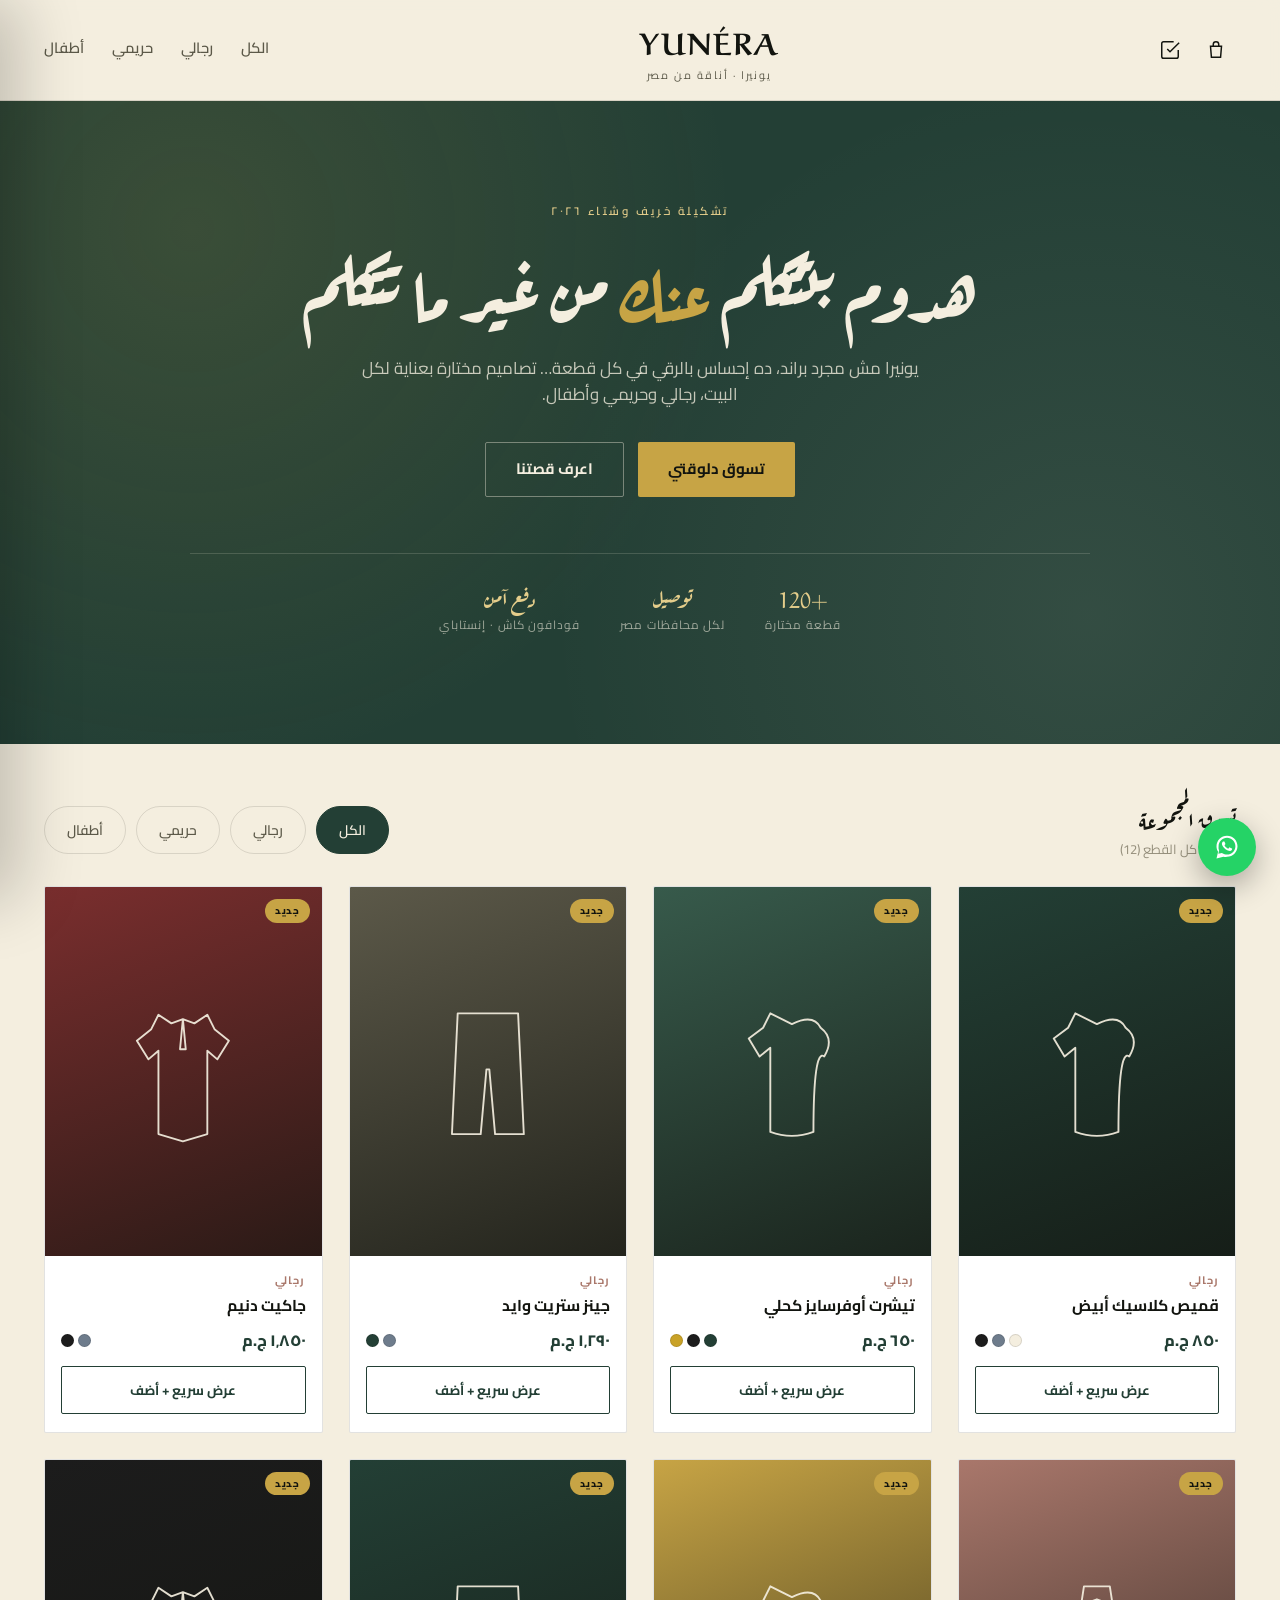
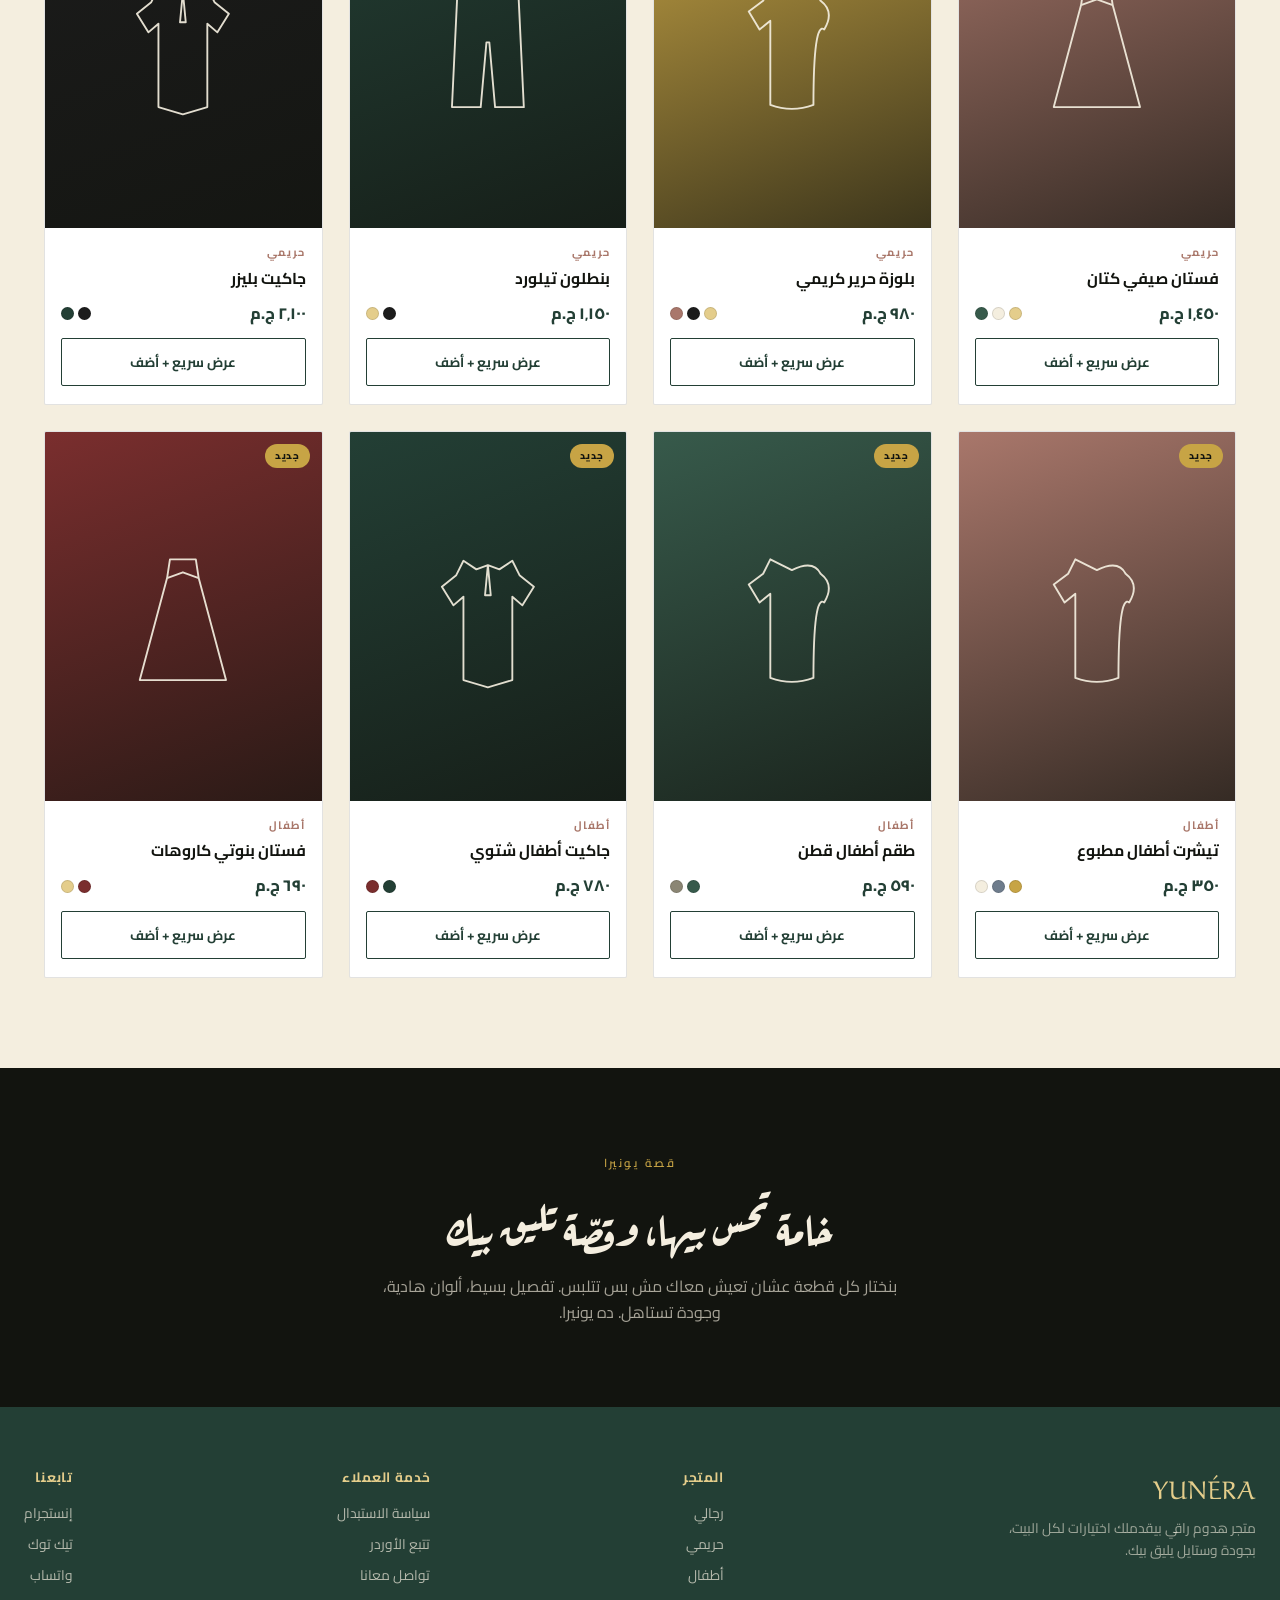
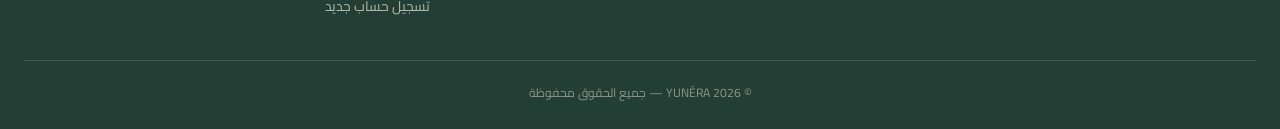
<file: index.html>
<!DOCTYPE html>
<html lang="ar" dir="rtl">
<head>
<meta charset="UTF-8">
<meta name="viewport" content="width=device-width, initial-scale=1.0">
<title>YUNÉRA | يونيرا — رجالي · حريمي · أطفال</title>
<link rel="preconnect" href="https://fonts.googleapis.com">
<link rel="preconnect" href="https://fonts.gstatic.com" crossorigin>
<link href="https://fonts.googleapis.com/css2?family=Aref+Ruqaa:wght@400;700&family=Cairo:wght@300;400;500;600;700;800&display=swap" rel="stylesheet">
<style>
/* ============ TOKENS ============ */
:root{
  --ink:#12140F;
  --ink-2:#1A1E16;
  --parchment:#F4EEDF;
  --parchment-dim:#E9E0C8;
  --emerald:#233F35;
  --emerald-light:#375A4B;
  --gold:#C7A445;
  --gold-soft:#E4CD8B;
  --rose:#A9776A;
  --muted:#948E7B;
  --muted-2:#5C5949;
  --line:rgba(244,238,223,.14);
  --line-dark:rgba(18,20,15,.12);
  --danger:#B65656;
  --radius:2px;
  --shadow:0 18px 50px rgba(18,20,15,.16);
}
*{box-sizing:border-box;margin:0;padding:0}
html{scroll-behavior:smooth}
body{
  background:var(--parchment);
  color:var(--ink);
  font-family:'Cairo',sans-serif;
  font-weight:400;
  line-height:1.6;
  -webkit-font-smoothing:antialiased;
}
img,svg{display:block;max-width:100%}
button{font-family:inherit;cursor:pointer;border:none;background:none;color:inherit}
input,select,textarea{font-family:inherit;font-size:1rem;color:var(--ink)}
a{color:inherit;text-decoration:none}
.wordmark{font-family:'Aref Ruqaa',serif;letter-spacing:.04em}
.eyebrow{
  font-size:.72rem;letter-spacing:.22em;text-transform:uppercase;
  color:var(--gold);font-weight:600;
}
::selection{background:var(--gold-soft);color:var(--ink)}
::-webkit-scrollbar{width:10px}
::-webkit-scrollbar-thumb{background:var(--emerald-light);border-radius:10px}

/* ============ HEADER ============ */
header.site{
  position:sticky;top:0;z-index:60;
  background:rgba(244,238,223,.92);
  backdrop-filter:blur(10px);
  border-bottom:1px solid var(--line-dark);
}
.nav-wrap{
  max-width:1240px;margin:0 auto;padding:16px 24px;
  display:flex;align-items:center;justify-content:space-between;gap:16px;
}
.nav-icon-btn{
  position:relative;display:flex;align-items:center;justify-content:center;
  width:40px;height:40px;color:var(--ink);
}
.nav-icon-btn svg{width:22px;height:22px}
.cart-count{
  position:absolute;top:2px;left:2px;background:var(--emerald);color:var(--parchment);
  font-size:.62rem;font-weight:700;min-width:16px;height:16px;border-radius:50%;
  display:flex;align-items:center;justify-content:center;padding:0 3px;
}
.brand{
  text-align:center;display:flex;flex-direction:column;align-items:center;gap:2px;
}
.brand .wordmark{font-size:1.9rem;font-weight:700;color:var(--ink)}
.brand .tag{font-size:.68rem;letter-spacing:.18em;color:var(--muted-2);text-transform:uppercase}
.nav-links{display:flex;gap:28px;align-items:center}
.nav-links a{
  font-size:.92rem;font-weight:600;color:var(--muted-2);position:relative;padding-bottom:4px;
}
.nav-links a::after{
  content:"";position:absolute;right:0;left:0;bottom:0;height:1px;background:var(--gold);
  transform:scaleX(0);transition:transform .3s ease;
}
.nav-links a:hover{color:var(--ink)}
.nav-links a:hover::after{transform:scaleX(1)}
.nav-side{display:flex;align-items:center;gap:6px}
.burger{display:none}
@media(max-width:860px){
  .nav-links{display:none}
  .burger{display:flex}
  .brand .wordmark{font-size:1.5rem}
}

/* ============ HERO ============ */
.hero{
  position:relative;background:var(--emerald);color:var(--parchment);
  overflow:hidden;padding:96px 24px 110px;
}
.hero::before{
  content:"";position:absolute;inset:0;
  background:
    radial-gradient(circle at 15% 20%, rgba(199,164,69,.14), transparent 45%),
    radial-gradient(circle at 85% 80%, rgba(244,238,223,.08), transparent 45%);
  pointer-events:none;
}
.hero-inner{max-width:900px;margin:0 auto;text-align:center;position:relative;z-index:2}
.hero .eyebrow{color:var(--gold-soft)}
.hero h1{
  font-family:'Aref Ruqaa',serif;font-weight:700;
  font-size:clamp(2.4rem,6vw,4.6rem);line-height:1.25;margin:18px 0 22px;
}
.hero h1 span{color:var(--gold)}
.hero p{
  color:rgba(244,238,223,.78);font-size:1.05rem;max-width:560px;margin:0 auto 34px;
}
.hero-cta{display:flex;gap:14px;justify-content:center;flex-wrap:wrap}
.btn{
  display:inline-flex;align-items:center;gap:8px;padding:14px 30px;
  font-size:.95rem;font-weight:700;border-radius:var(--radius);transition:.25s ease;
}
.btn-gold{background:var(--gold);color:var(--ink)}
.btn-gold:hover{background:var(--gold-soft);transform:translateY(-2px)}
.btn-outline{border:1px solid rgba(244,238,223,.4);color:var(--parchment)}
.btn-outline:hover{background:rgba(244,238,223,.08)}
.hero-strip{
  display:flex;justify-content:center;gap:40px;margin-top:56px;flex-wrap:wrap;
  border-top:1px solid rgba(244,238,223,.16);padding-top:26px;
}
.hero-strip div{text-align:center}
.hero-strip .num{font-family:'Aref Ruqaa',serif;font-size:1.4rem;color:var(--gold-soft)}
.hero-strip .lbl{font-size:.74rem;color:rgba(244,238,223,.6);letter-spacing:.08em}

/* ============ CATEGORY TABS ============ */
.tabs-wrap{max-width:1240px;margin:56px auto 8px;padding:0 24px;
  display:flex;align-items:center;justify-content:space-between;flex-wrap:wrap;gap:18px}
.tabs{display:flex;gap:10px;flex-wrap:wrap}
.tab-btn{
  padding:10px 22px;border:1px solid var(--line-dark);border-radius:30px;
  font-size:.86rem;font-weight:600;color:var(--muted-2);transition:.25s;
}
.tab-btn.active,.tab-btn:hover{background:var(--emerald);color:var(--parchment);border-color:var(--emerald)}
.section-title{
  font-family:'Aref Ruqaa',serif;font-size:1.5rem;color:var(--ink);
}
.count-note{font-size:.82rem;color:var(--muted)}

/* ============ PRODUCT GRID ============ */
.grid{
  max-width:1240px;margin:26px auto 90px;padding:0 24px;
  display:grid;grid-template-columns:repeat(4,1fr);gap:26px;
}
@media(max-width:1080px){.grid{grid-template-columns:repeat(3,1fr)}}
@media(max-width:760px){.grid{grid-template-columns:repeat(2,1fr);gap:16px}}
@media(max-width:480px){.grid{grid-template-columns:1fr 1fr;gap:12px}}

.card{
  background:#fff;border:1px solid var(--line-dark);border-radius:var(--radius);
  overflow:hidden;position:relative;cursor:pointer;transition:transform .3s ease, box-shadow .3s ease;
}
.card:hover{transform:translateY(-6px);box-shadow:var(--shadow)}
.card-media{
  aspect-ratio:3/4;position:relative;overflow:hidden;
  background:linear-gradient(160deg,var(--tint,#233F35) 0%, var(--ink) 130%);
  display:flex;align-items:center;justify-content:center;
}
.card-media svg{width:52%;height:52%;stroke:var(--parchment);stroke-width:2.6;fill:none;
  stroke-linecap:round;stroke-linejoin:round;opacity:.92;
  transition:transform .5s ease}
.card:hover .card-media svg{transform:scale(1.08) rotate(-2deg)}
.card-media img{width:100%;height:100%;object-fit:cover;transition:transform .5s ease}
.card:hover .card-media img{transform:scale(1.06)}
.card-fold{
  position:absolute;top:0;left:0;width:0;height:0;
  border-style:solid;border-width:0 0 26px 26px;
  border-color:transparent transparent var(--parchment) transparent;
  transition:.3s ease;opacity:0;
}
.card:hover .card-fold{opacity:1}
.badge-new{
  position:absolute;top:12px;right:12px;background:var(--gold);color:var(--ink);
  font-size:.62rem;font-weight:800;letter-spacing:.06em;padding:4px 10px;border-radius:20px;
}
.card-body{padding:16px 16px 18px}
.card-cat{font-size:.68rem;color:var(--rose);letter-spacing:.1em;font-weight:700;margin-bottom:4px}
.card-name{font-size:.98rem;font-weight:700;margin-bottom:6px}
.card-bottom{display:flex;align-items:center;justify-content:space-between;margin-top:10px}
.card-price{font-weight:800;color:var(--emerald);font-size:1rem}
.swatches{display:flex;gap:4px}
.swatch-dot{width:13px;height:13px;border-radius:50%;border:1px solid rgba(0,0,0,.12)}
.card-add{
  margin-top:12px;width:100%;padding:10px;border:1px solid var(--emerald);color:var(--emerald);
  font-weight:700;font-size:.84rem;border-radius:var(--radius);transition:.25s;
}
.card-add:hover{background:var(--emerald);color:#fff}

/* ============ EDITORIAL BAND ============ */
.editorial{
  background:var(--ink);color:var(--parchment);padding:80px 24px;text-align:center;
  border-top:1px solid var(--line-dark);border-bottom:1px solid var(--line-dark);
}
.editorial .eyebrow{color:var(--gold)}
.editorial h2{font-family:'Aref Ruqaa',serif;font-size:clamp(1.8rem,4vw,2.8rem);margin:14px 0;color:var(--parchment)}
.editorial p{max-width:560px;margin:0 auto;color:rgba(244,238,223,.65)}

/* ============ FOOTER ============ */
footer{background:var(--emerald);color:rgba(244,238,223,.85);padding:60px 24px 26px}
.foot-inner{max-width:1240px;margin:0 auto;display:flex;justify-content:space-between;
  flex-wrap:wrap;gap:36px;padding-bottom:34px;border-bottom:1px solid rgba(244,238,223,.14)}
.foot-inner .wordmark{font-size:1.6rem;color:var(--gold-soft);margin-bottom:10px}
.foot-inner p{font-size:.86rem;max-width:280px;color:rgba(244,238,223,.6)}
.foot-col h4{font-size:.85rem;letter-spacing:.06em;margin-bottom:14px;color:var(--gold-soft)}
.foot-col a{display:block;font-size:.86rem;margin-bottom:9px;color:rgba(244,238,223,.7)}
.foot-col a:hover{color:var(--parchment)}
.foot-bottom{max-width:1240px;margin:22px auto 0;text-align:center;font-size:.76rem;color:rgba(244,238,223,.5)}

/* ============ OVERLAY / DRAWER / MODAL ============ */
.overlay{
  position:fixed;inset:0;background:rgba(18,20,15,.55);backdrop-filter:blur(2px);
  z-index:90;opacity:0;pointer-events:none;transition:opacity .3s ease;
}
.overlay.show{opacity:1;pointer-events:auto}

.drawer{
  position:fixed;top:0;left:0;height:100%;width:min(430px,92vw);
  background:var(--parchment);z-index:95;transform:translateX(-100%);
  transition:transform .4s cubic-bezier(.2,.9,.3,1);display:flex;flex-direction:column;
  box-shadow:20px 0 60px rgba(0,0,0,.2);
}
.drawer.show{transform:translateX(0)}
.drawer-head{
  padding:22px 22px 16px;border-bottom:1px solid var(--line-dark);
  display:flex;align-items:center;justify-content:space-between;
}
.drawer-head h3{font-family:'Aref Ruqaa',serif;font-size:1.4rem}
.icon-x{width:34px;height:34px;display:flex;align-items:center;justify-content:center;border-radius:50%}
.icon-x:hover{background:var(--line-dark)}
.icon-x svg{width:18px;height:18px}
.drawer-body{flex:1;overflow-y:auto;padding:16px 22px}
.empty-note{text-align:center;color:var(--muted);padding:60px 10px;font-size:.92rem}

.cart-line{display:flex;gap:14px;padding:16px 0;border-bottom:1px solid var(--line-dark)}
.cart-thumb{
  width:64px;height:78px;border-radius:var(--radius);flex-shrink:0;
  background:linear-gradient(160deg,var(--tint,#233F35),var(--ink));
  display:flex;align-items:center;justify-content:center;
}
.cart-thumb svg{width:60%;height:60%;stroke:var(--parchment);fill:none;stroke-width:2.4}
.cart-thumb img{width:100%;height:100%;object-fit:cover;border-radius:var(--radius)}
.cart-info{flex:1}
.cart-info .nm{font-weight:700;font-size:.9rem}
.cart-info .meta{font-size:.76rem;color:var(--muted);margin:3px 0 8px}
.qty-row{display:flex;align-items:center;gap:10px}
.qty-btn{width:24px;height:24px;border:1px solid var(--line-dark);border-radius:50%;
  display:flex;align-items:center;justify-content:center;font-size:.9rem}
.qty-num{font-weight:700;font-size:.88rem;min-width:14px;text-align:center}
.cart-remove{font-size:.74rem;color:var(--danger);margin-right:auto;text-decoration:underline}
.cart-price{font-weight:700;color:var(--emerald);font-size:.86rem;white-space:nowrap}

.drawer-foot{padding:18px 22px 24px;border-top:1px solid var(--line-dark);background:var(--parchment)}
.sum-row{display:flex;justify-content:space-between;font-size:.86rem;color:var(--muted-2);margin-bottom:8px}
.sum-row.total{font-size:1.05rem;font-weight:800;color:var(--ink);margin-top:10px}
.btn-block{width:100%;justify-content:center;padding:15px}

/* modal */
.modal{
  position:fixed;top:50%;right:50%;transform:translate(50%,-50%) scale(.96);
  width:min(920px,94vw);max-height:88vh;overflow-y:auto;background:var(--parchment);
  border-radius:6px;z-index:96;opacity:0;pointer-events:none;transition:.3s ease;
  box-shadow:0 30px 80px rgba(0,0,0,.35);
}
.modal.show{opacity:1;pointer-events:auto;transform:translate(50%,-50%) scale(1)}
.modal-close{position:absolute;top:16px;left:16px;z-index:2}
.pv-grid{display:grid;grid-template-columns:1fr 1fr}
@media(max-width:700px){.pv-grid{grid-template-columns:1fr}}
.pv-media-col{display:flex;flex-direction:column}
.pv-media{
  background:linear-gradient(160deg,var(--tint,#233F35),var(--ink));
  display:flex;align-items:center;justify-content:center;min-height:340px;padding:30px;flex:1;
}
.pv-media svg{width:60%;stroke:var(--parchment);fill:none;stroke-width:2.2}
.pv-media img{width:100%;height:100%;min-height:340px;object-fit:cover}
.pv-thumbs{display:flex;gap:8px;padding:10px 14px;overflow-x:auto;background:var(--ink)}
.pv-thumb{width:52px;height:64px;border-radius:6px;overflow:hidden;border:2px solid transparent;cursor:pointer;flex:none;opacity:.7;transition:.2s}
.pv-thumb.active{border-color:var(--gold);opacity:1}
.pv-thumb img{width:100%;height:100%;object-fit:cover;display:block}
.pv-body{padding:36px 30px}
.pv-cat{font-size:.72rem;color:var(--rose);letter-spacing:.12em;font-weight:700}
.pv-name{font-family:'Aref Ruqaa',serif;font-size:1.9rem;margin:8px 0 6px}
.pv-price{font-weight:800;color:var(--emerald);font-size:1.2rem;margin-bottom:16px}
.pv-desc{font-size:.88rem;color:var(--muted-2);margin-bottom:22px}
.field-label{font-size:.8rem;font-weight:700;margin-bottom:10px;display:block}
.size-row,.color-row{display:flex;gap:10px;flex-wrap:wrap;margin-bottom:22px}
.size-opt{
  width:44px;height:40px;display:flex;align-items:center;justify-content:center;
  border:1px solid var(--line-dark);font-size:.82rem;font-weight:700;border-radius:var(--radius);
}
.size-opt.active{background:var(--ink);color:var(--parchment);border-color:var(--ink)}
.color-opt{
  width:34px;height:34px;border-radius:50%;border:2px solid transparent;position:relative;
}
.color-opt.active{border-color:var(--gold)}
.color-opt.active::after{
  content:"";position:absolute;inset:-5px;border:1px solid var(--gold);border-radius:50%;
}
.qty-stepper{display:flex;align-items:center;gap:14px;margin-bottom:26px}
.qty-stepper .qty-btn{width:34px;height:34px;font-size:1.1rem}
.pv-add{width:100%;padding:16px;justify-content:center;font-size:.98rem}

/* checkout modal specifics */
.co-modal{width:min(760px,94vw)}
.co-body{padding:34px 34px 30px}
.co-title{font-family:'Aref Ruqaa',serif;font-size:1.7rem;margin-bottom:4px}
.co-sub{font-size:.84rem;color:var(--muted);margin-bottom:26px}
.co-steps{display:flex;gap:8px;margin-bottom:26px}
.co-steps span{flex:1;height:3px;background:var(--line-dark);border-radius:4px;overflow:hidden}
.co-steps span i{display:block;height:100%;width:0;background:var(--gold);transition:.4s}
.co-steps span.done i{width:100%}
.form-grid{display:grid;grid-template-columns:1fr 1fr;gap:16px;margin-bottom:16px}
@media(max-width:560px){.form-grid{grid-template-columns:1fr}}
.form-field{display:flex;flex-direction:column;gap:6px}
.form-field.full{grid-column:1/-1}
.form-field label{font-size:.78rem;font-weight:700;color:var(--muted-2)}
.form-field input,.form-field select,.form-field textarea{
  padding:12px 14px;border:1px solid var(--line-dark);border-radius:var(--radius);background:#fff;
}
.form-field textarea{resize:vertical;min-height:70px}
.loc-btn{
  display:inline-flex;align-items:center;gap:8px;padding:11px 16px;border:1px dashed var(--emerald);
  color:var(--emerald);font-size:.82rem;font-weight:700;border-radius:var(--radius);margin-top:6px;
}
.loc-btn svg{width:15px;height:15px}
.loc-status{font-size:.78rem;color:var(--muted);margin-top:6px}
.loc-status.ok{color:var(--emerald);font-weight:700}

.pay-cards{display:grid;grid-template-columns:1fr 1fr;gap:14px;margin:18px 0 6px}
@media(max-width:560px){.pay-cards{grid-template-columns:1fr}}
.pay-card{
  border:1.5px solid var(--line-dark);border-radius:var(--radius);padding:16px;cursor:pointer;
  transition:.2s;position:relative;
}
.pay-card.active{border-color:var(--emerald);background:rgba(35,63,53,.05)}
.pay-card .pc-name{font-weight:800;font-size:.94rem;margin-bottom:4px}
.pay-card .pc-desc{font-size:.76rem;color:var(--muted)}
.pay-details{
  margin-top:14px;padding:14px 16px;background:var(--parchment-dim);border-radius:var(--radius);
  font-size:.85rem;display:none;
}
.pay-details.show{display:block}
.pay-details b{color:var(--emerald)}
.pay-num{display:flex;align-items:center;gap:8px;margin:6px 0;font-weight:800;font-size:1.05rem;color:var(--ink)}
.copy-btn{font-size:.72rem;border:1px solid var(--line-dark);padding:3px 9px;border-radius:20px}

.order-summary{
  margin-top:24px;padding:18px 20px;border:1px solid var(--line-dark);border-radius:var(--radius);
  background:#fff;
}
.os-row{display:flex;justify-content:space-between;font-size:.84rem;padding:5px 0;color:var(--muted-2)}
.os-row.total{border-top:1px dashed var(--line-dark);margin-top:8px;padding-top:12px;
  font-weight:800;color:var(--ink);font-size:1rem}

.co-actions{display:flex;gap:12px;margin-top:24px}
.co-actions .btn{flex:1;justify-content:center}
.btn-secondary{background:var(--parchment-dim);color:var(--ink)}
.btn-secondary:hover{background:var(--line-dark)}

/* receipt (signature confirmation) */
.receipt{
  border:1.5px solid var(--gold);border-radius:6px;padding:34px 28px;position:relative;
  background:
    repeating-linear-gradient(135deg, rgba(199,164,69,.05) 0 2px, transparent 2px 14px), #fff;
}
.receipt::before,.receipt::after{
  content:"";position:absolute;top:8px;bottom:8px;width:1px;background:repeating-linear-gradient(
    to bottom, var(--gold-soft) 0 6px, transparent 6px 12px);
}
.receipt::before{right:8px}
.receipt::after{left:8px}
.receipt-head{text-align:center;margin-bottom:18px}
.receipt-head .wordmark{font-size:1.7rem;color:var(--emerald)}
.receipt-head p{font-size:.76rem;color:var(--muted);letter-spacing:.08em;margin-top:4px}
.receipt-id{
  text-align:center;font-size:.8rem;color:var(--rose);font-weight:700;margin-bottom:18px;
  letter-spacing:.06em;
}
.receipt-msg{
  text-align:center;font-size:1rem;font-weight:700;margin-bottom:6px;color:var(--ink);
}
.receipt-sub{text-align:center;font-size:.84rem;color:var(--muted-2);margin-bottom:22px}
.receipt-list{border-top:1px dashed var(--line-dark);padding-top:14px}
.receipt-list .rl-row{display:flex;justify-content:space-between;font-size:.82rem;padding:5px 0;color:var(--muted-2)}
.receipt-list .rl-row.total{font-weight:800;color:var(--ink);border-top:1px dashed var(--line-dark);
  margin-top:6px;padding-top:10px;font-size:.95rem}

/* toast */
.toast{
  position:fixed;bottom:26px;right:50%;transform:translateX(50%) translateY(20px);
  background:var(--ink);color:var(--parchment);padding:14px 26px;border-radius:30px;
  font-size:.86rem;font-weight:600;z-index:120;opacity:0;pointer-events:none;transition:.3s ease;
  display:flex;align-items:center;gap:10px;box-shadow:0 10px 30px rgba(0,0,0,.25);
}
.toast.show{opacity:1;transform:translateX(50%) translateY(0)}
.toast .dot{width:8px;height:8px;border-radius:50%;background:var(--gold)}

.spinner{
  width:16px;height:16px;border:2px solid rgba(255,255,255,.3);border-top-color:#fff;
  border-radius:50%;animation:spin .7s linear infinite;
}
@keyframes spin{to{transform:rotate(360deg)}}
.hide{display:none !important}

/* mobile menu sheet */
.mobile-menu{
  position:fixed;top:0;right:0;height:100%;width:min(300px,80vw);background:var(--ink);
  color:var(--parchment);z-index:98;transform:translateX(100%);transition:.4s ease;
  padding:26px 22px;
}
.mobile-menu.show{transform:translateX(0)}
.mobile-menu a{display:block;padding:14px 4px;border-bottom:1px solid rgba(244,238,223,.1);
  font-weight:700}

/* ============ WHATSAPP FLOAT ============ */
.wa-float{
  position:fixed;bottom:24px;right:24px;z-index:80;
  width:58px;height:58px;border-radius:50%;background:#25D366;
  display:flex;align-items:center;justify-content:center;
  box-shadow:0 10px 30px rgba(0,0,0,.3);transition:.25s ease;
}
.wa-float:hover{transform:translateY(-3px) scale(1.05)}
.wa-float svg{width:28px;height:28px;fill:#fff}

/* ============ PAYMENT: 3 methods + upload ============ */
.pay-cards{grid-template-columns:repeat(3,1fr)}
@media(max-width:700px){.pay-cards{grid-template-columns:1fr}}
.upload-box{
  margin-top:14px;padding:16px;border:1.5px dashed var(--emerald);border-radius:var(--radius);
  background:var(--parchment-dim);
}
.upload-box label{font-size:.8rem;font-weight:700;display:block;margin-bottom:8px}
.upload-box input[type=file]{
  width:100%;font-size:.8rem;background:#fff;border:1px solid var(--line-dark);
  border-radius:var(--radius);padding:8px;
}
.upload-hint{font-size:.76rem;color:var(--muted);margin-top:8px}
.upload-hint.ok{color:var(--emerald);font-weight:700}

/* ============ TRACK ORDER ============ */
.track-status-line{font-size:.78rem;color:var(--muted);margin-top:6px}
.status-pill{
  display:inline-block;padding:4px 12px;border-radius:20px;background:rgba(35,63,53,.1);
  color:var(--emerald);font-weight:800;font-size:.86rem;
}
</style>
</head>
<body>

<!-- ============ HEADER ============ -->
<header class="site">
  <div class="nav-wrap">
    <div class="nav-side">
      <button class="nav-icon-btn" id="cartBtn" aria-label="السلة">
        <svg viewBox="0 0 24 24" fill="none" stroke="currentColor" stroke-width="1.6"><path d="M6 8h12l-1 12H7L6 8z"/><path d="M9 8V6a3 3 0 0 1 6 0v2"/></svg>
        <span class="cart-count hide" id="cartCount">0</span>
      </button>
      <button class="nav-icon-btn" id="trackNavBtn" aria-label="تتبع الأوردر" title="تتبع الأوردر">
        <svg viewBox="0 0 24 24" fill="none" stroke="currentColor" stroke-width="1.6"><path d="M9 11l3 3L22 4"/><path d="M21 12v7a2 2 0 0 1-2 2H5a2 2 0 0 1-2-2V5a2 2 0 0 1 2-2h11"/></svg>
      </button>
      <button class="nav-icon-btn burger" id="burgerBtn" aria-label="القائمة">
        <svg viewBox="0 0 24 24" fill="none" stroke="currentColor" stroke-width="1.6"><path d="M4 7h16M4 12h16M4 17h16"/></svg>
      </button>
    </div>
    <div class="brand">
      <span class="wordmark">YUNÉRA</span>
      <span class="tag">يونيرا · أناقة من مصر</span>
    </div>
    <nav class="nav-links">
      <a href="#shop" data-filter="all">الكل</a>
      <a href="#shop" data-filter="رجالي">رجالي</a>
      <a href="#shop" data-filter="حريمي">حريمي</a>
      <a href="#shop" data-filter="أطفال">أطفال</a>
    </nav>
  </div>
</header>

<!-- ============ HERO ============ -->
<section class="hero">
  <div class="hero-inner">
    <span class="eyebrow">تشكيلة خريف وشتاء ٢٠٢٦</span>
    <h1>هدوم بتتكلم <span>عنك</span> من غير ما تتكلم</h1>
    <p>يونيرا مش مجرد براند، ده إحساس بالرقي في كل قطعة… تصاميم مختارة بعناية لكل البيت، رجالي وحريمي وأطفال.</p>
    <div class="hero-cta">
      <a href="#shop" class="btn btn-gold">تسوق دلوقتي</a>
      <a href="#story" class="btn btn-outline">اعرف قصتنا</a>
    </div>
    <div class="hero-strip">
      <div><div class="num">+120</div><div class="lbl">قطعة مختارة</div></div>
      <div><div class="num">توصيل</div><div class="lbl">لكل محافظات مصر</div></div>
      <div><div class="num">دفع آمن</div><div class="lbl">فودافون كاش · إنستاباي</div></div>
    </div>
  </div>
</section>

<!-- ============ SHOP ============ -->
<div class="tabs-wrap" id="shop">
  <div>
    <div class="section-title">تسوق المجموعة</div>
    <div class="count-note" id="countNote">بتعرض كل القطع</div>
  </div>
  <div class="tabs" id="tabs">
    <button class="tab-btn active" data-filter="all">الكل</button>
    <button class="tab-btn" data-filter="رجالي">رجالي</button>
    <button class="tab-btn" data-filter="حريمي">حريمي</button>
    <button class="tab-btn" data-filter="أطفال">أطفال</button>
  </div>
</div>

<div class="grid" id="grid"></div>

<!-- ============ EDITORIAL ============ -->
<section class="editorial" id="story">
  <span class="eyebrow">قصة يونيرا</span>
  <h2>خامة تحس بيها، وقصّة تليق بيك</h2>
  <p>بنختار كل قطعة عشان تعيش معاك مش بس تتلبس. تفصيل بسيط، ألوان هادية، وجودة تستاهل. ده يونيرا.</p>
</section>

<!-- ============ FOOTER ============ -->
<footer>
  <div class="foot-inner">
    <div>
      <div class="wordmark">YUNÉRA</div>
      <p>متجر هدوم راقي بيقدملك اختيارات لكل البيت، بجودة وستايل يليق بيك.</p>
    </div>
    <div class="foot-col">
      <h4>المتجر</h4>
      <a href="#shop">رجالي</a>
      <a href="#shop">حريمي</a>
      <a href="#shop">أطفال</a>
    </div>
    <div class="foot-col">
      <h4>خدمة العملاء</h4>
      <a href="#">سياسة الاستبدال</a>
      <a href="#" id="footTrackLink">تتبع الأوردر</a>
      <a href="#" id="footContactLink">تواصل معانا</a>
      <a href="./register.html">تسجيل حساب جديد</a>
    </div>
    <div class="foot-col">
      <h4>تابعنا</h4>
      <a href="#">إنستجرام</a>
      <a href="#">تيك توك</a>
      <a href="#" id="footWaLink" target="_blank">واتساب</a>
    </div>
  </div>
  <div class="foot-bottom">© 2026 YUNÉRA — جميع الحقوق محفوظة</div>
</footer>

<!-- ============ OVERLAY ============ -->
<div class="overlay" id="overlay"></div>

<!-- ============ MOBILE MENU ============ -->
<div class="mobile-menu" id="mobileMenu">
  <a href="#shop" data-filter="all">الكل</a>
  <a href="#shop" data-filter="رجالي">رجالي</a>
  <a href="#shop" data-filter="حريمي">حريمي</a>
  <a href="#shop" data-filter="أطفال">أطفال</a>
  <a href="#story">قصتنا</a>
</div>

<!-- ============ CART DRAWER ============ -->
<div class="drawer" id="cartDrawer">
  <div class="drawer-head">
    <h3>شنطة التسوق</h3>
    <button class="icon-x" id="closeCart"><svg viewBox="0 0 24 24" fill="none" stroke="currentColor" stroke-width="1.8"><path d="M6 6l12 12M18 6L6 18"/></svg></button>
  </div>
  <div class="drawer-body" id="cartBody"></div>
  <div class="drawer-foot">
    <div style="display:flex;gap:8px;margin-bottom:12px">
      <input type="text" id="couponInput" placeholder="عندك كود خصم؟" style="flex:1;padding:10px 12px;border:1px solid var(--line-dark);border-radius:6px;font-family:inherit">
      <button class="btn btn-outline" id="applyCouponBtn" style="white-space:nowrap">تفعيل</button>
    </div>
    <div id="couponStatus" style="font-size:.78rem;margin-bottom:10px"></div>
    <div class="sum-row"><span>سعر القطع</span><span id="cartSubtotal">٠ ج.م</span></div>
    <div class="sum-row hide" id="couponSumRow"><span>الخصم</span><span id="cartDiscount">٠ ج.م</span></div>
    <div class="sum-row total"><span>الإجمالي</span><span id="cartTotal">٠ ج.م</span></div>
    <button class="btn btn-gold btn-block" id="goCheckout" style="margin-top:14px">اطلب دلوقتي</button>
  </div>
</div>

<!-- ============ PRODUCT MODAL ============ -->
<div class="modal" id="pvModal">
  <button class="icon-x modal-close" id="closePv"><svg viewBox="0 0 24 24" fill="none" stroke="currentColor" stroke-width="1.8"><path d="M6 6l12 12M18 6L6 18"/></svg></button>
  <div class="pv-grid">
    <div class="pv-media-col">
      <div class="pv-media" id="pvMedia"></div>
      <div class="pv-thumbs" id="pvThumbs"></div>
    </div>
    <div class="pv-body">
      <div class="pv-cat" id="pvCat"></div>
      <div class="pv-name" id="pvName"></div>
      <div class="pv-price" id="pvPrice"></div>
      <p class="pv-desc" id="pvDesc"></p>
      <span class="field-label">اختار المقاس</span>
      <div class="size-row" id="pvSizes"></div>
      <span class="field-label">اختار اللون</span>
      <div class="color-row" id="pvColors"></div>
      <span class="field-label">الكمية</span>
      <div class="qty-stepper">
        <button class="qty-btn" id="pvMinus">−</button>
        <span class="qty-num" id="pvQty">1</span>
        <button class="qty-btn" id="pvPlus">+</button>
      </div>
      <button class="btn btn-gold pv-add" id="pvAdd">ضيفها للسلة</button>
    </div>
  </div>
</div>

<!-- ============ CHECKOUT MODAL ============ -->
<div class="modal co-modal" id="coModal">
  <button class="icon-x modal-close" id="closeCo"><svg viewBox="0 0 24 24" fill="none" stroke="currentColor" stroke-width="1.8"><path d="M6 6l12 12M18 6L6 18"/></svg></button>
  <div class="co-body">

    <!-- STEP 1: delivery -->
    <div id="coStep1">
      <div class="co-title">بيانات التوصيل</div>
      <div class="co-sub">هنحتاج بياناتك عشان نوصلك الأوردر بسرعة وأمان</div>
      <div class="co-steps"><span class="done"><i style="width:100%"></i></span><span><i></i></span></div>

      <div class="form-grid">
        <div class="form-field"><label>الاسم بالكامل</label><input type="text" id="custName" placeholder="مثال: محمد أحمد"></div>
        <div class="form-field"><label>رقم الموبايل</label><input type="tel" id="custPhone" placeholder="01xxxxxxxxx"></div>
        <div class="form-field"><label>المحافظة</label>
          <select id="custGov">
            <option value="">اختار المحافظة</option>
            <option>القاهرة</option><option>الجيزة</option><option>الإسكندرية</option>
            <option>الدقهلية</option><option>الشرقية</option><option>المنوفية</option>
            <option>القليوبية</option><option>الغربية</option><option>البحيرة</option>
            <option>كفر الشيخ</option><option>دمياط</option><option>بورسعيد</option>
            <option>الإسماعيلية</option><option>السويس</option><option>شمال سيناء</option>
            <option>جنوب سيناء</option><option>الفيوم</option><option>بني سويف</option>
            <option>المنيا</option><option>أسيوط</option><option>سوهاج</option>
            <option>قنا</option><option>الأقصر</option><option>أسوان</option>
            <option>الوادي الجديد</option><option>مطروح</option><option>البحر الأحمر</option>
          </select>
        </div>
        <div class="form-field"><label>المنطقة / الحي</label><input type="text" id="custArea" placeholder="مثال: مدينة نصر"></div>
        <div class="form-field full"><label>العنوان بالتفصيل</label>
          <textarea id="custAddress" placeholder="اسم الشارع، رقم العمارة، الدور، علامة مميزة..."></textarea>
        </div>
        <div class="form-field full">
          <button class="loc-btn" id="shareLocBtn" type="button">
            <svg viewBox="0 0 24 24" fill="none" stroke="currentColor" stroke-width="1.8"><path d="M12 21s7-6.5 7-11.5A7 7 0 0 0 5 9.5C5 14.5 12 21 12 21z"/><circle cx="12" cy="9.5" r="2.4"/></svg>
            شارك لوكيشنك بالظبط
          </button>
          <div class="loc-status" id="locStatus">مشاركة اللوكيشن بتساعدنا نوصلك أسرع وأدق</div>
        </div>
      </div>

      <div class="co-actions">
        <button class="btn btn-gold" id="toStep2" style="flex:1;justify-content:center">التالي: طريقة الدفع</button>
      </div>
    </div>

    <!-- STEP 2: payment -->
    <div id="coStep2" class="hide">
      <div class="co-title">طريقة الدفع</div>
      <div class="co-sub">اختار الطريقة الأنسب لك وأكمل الأوردر</div>
      <div class="co-steps"><span class="done"><i style="width:100%"></i></span><span class="done"><i style="width:100%"></i></span></div>

      <div class="pay-cards">
        <div class="pay-card" data-method="vodafone">
          <div class="pc-name">فودافون كاش</div>
          <div class="pc-desc">حوّل قيمة الأوردر على الرقم واكتب آخر أرقام العملية</div>
        </div>
        <div class="pay-card" data-method="instapay">
          <div class="pc-name">إنستاباي</div>
          <div class="pc-desc">حوّل من تطبيق البنك بتاعك على الرقم/اليوزر نيم</div>
        </div>
        <div class="pay-card" data-method="cash">
          <div class="pc-name">الدفع عند الاستلام</div>
          <div class="pc-desc">ادفع كاش للمندوب وقت ما يوصلك الأوردر</div>
        </div>
      </div>

      <div class="pay-details" id="vodafoneDetails">
        حوّل مبلغ <b id="payAmount1">٠ ج.م</b> على رقم فودافون كاش:
        <div class="pay-num">01090913609 <button class="copy-btn" data-copy="01090913609" type="button">نسخ</button></div>
        وبعدين اكتب آخر ٤ أرقام من العملية في الخانة تحت وارفع صورة إثبات التحويل.
      </div>
      <div class="pay-details" id="instapayDetails">
        حوّل مبلغ <b id="payAmount2">٠ ج.م</b> عن طريق إنستاباي على:
        <div class="pay-num">ibrahmmohsen@instapay <button class="copy-btn" data-copy="ibrahmmohsen@instapay" type="button">نسخ</button></div>
        وبعدين اكتب رقم مرجع التحويل في الخانة تحت وارفع صورة إثبات التحويل.
      </div>
      <div class="pay-details" id="cashDetails">
        هتدفع نقدًا للمندوب وقت ما يوصلك الأوردر. تأكد إن رقم موبايلك صحيح عشان نقدر نأكد الأوردر معاك.
      </div>

      <div class="upload-box hide" id="proofUpload">
        <label>صورة إثبات التحويل (مطلوبة)</label>
        <input type="file" id="payProof" accept="image/*">
        <div class="upload-hint" id="proofHint">ارفع سكرين شوت التحويل عشان نأكد الأوردر بسرعة</div>
      </div>

      <div class="form-grid" style="margin-top:10px">
        <div class="form-field full" id="payRefField"><label>رقم العملية / المرجع (بعد التحويل)</label>
          <input type="text" id="payRef" placeholder="مثال: 4521 أو رقم المرجع">
        </div>
        <div class="form-field full"><label>ملاحظات على الأوردر (اختياري)</label>
          <textarea id="orderNote" placeholder="أي تفاصيل حابب تضيفها..."></textarea>
        </div>
      </div>

      <div class="order-summary" id="orderSummary"></div>

      <div class="co-actions">
        <button class="btn btn-secondary" id="backStep1">رجوع</button>
        <button class="btn btn-gold" id="submitOrder">
          <span id="submitLabel">أكد الأوردر</span>
          <span class="spinner hide" id="submitSpinner"></span>
        </button>
      </div>
    </div>

    <!-- STEP 3: receipt -->
    <div id="coStep3" class="hide">
      <div class="receipt" id="receiptBox"></div>
      <div class="co-actions">
        <button class="btn btn-gold" id="finishOrder" style="flex:1;justify-content:center">تمام، رجوع للمتجر</button>
      </div>
    </div>

  </div>
</div>

<!-- ============ TRACK ORDER MODAL ============ -->
<div class="modal" id="trackModal">
  <button class="icon-x modal-close" id="closeTrack"><svg viewBox="0 0 24 24" fill="none" stroke="currentColor" stroke-width="1.8"><path d="M6 6l12 12M18 6L6 18"/></svg></button>
  <div class="co-body">
    <div class="co-title">تتبع الأوردر</div>
    <div class="co-sub">اكتب رقم الأوردر، أو رقم الموبايل، أو الاتنين مع بعض</div>
    <div class="form-grid">
      <div class="form-field full"><label>رقم الأوردر (اختياري)</label>
        <input type="text" id="trackOrderId" placeholder="مثال: YN32044542">
      </div>
      <div class="form-field full"><label>رقم الموبايل (اختياري)</label>
        <input type="tel" id="trackPhone" placeholder="01xxxxxxxxx">
      </div>
    </div>
    <button class="btn btn-gold btn-block" id="trackSubmit">تتبع الأوردر</button>
    <div id="trackResult"></div>
  </div>
</div>

<!-- ============ WHATSAPP FLOAT BUTTON ============ -->
<a class="wa-float" id="waFloat" href="#" target="_blank" rel="noopener" aria-label="تواصل معانا على واتساب" title="تواصل معانا على واتساب">
  <svg viewBox="0 0 32 32"><path d="M16.04 3C9.4 3 4 8.36 4 15c0 2.32.66 4.48 1.8 6.32L4 29l7.86-1.76A11.9 11.9 0 0 0 16.04 27C22.68 27 28 21.64 28 15S22.68 3 16.04 3zm0 21.6c-1.98 0-3.83-.56-5.4-1.53l-.39-.23-4.15.93.9-4.02-.25-.4A9.5 9.5 0 0 1 6.4 15c0-5.3 4.34-9.6 9.64-9.6S25.6 9.7 25.6 15s-4.34 9.6-9.56 9.6zm5.3-7.2c-.29-.14-1.7-.84-1.96-.93-.26-.1-.46-.14-.65.14-.2.29-.75.93-.92 1.12-.17.2-.34.22-.63.07-.29-.14-1.22-.45-2.33-1.44-.86-.77-1.44-1.72-1.61-2-.17-.29-.02-.45.13-.59.13-.13.29-.34.43-.51.15-.17.2-.29.29-.48.1-.2.05-.36-.02-.5-.07-.14-.65-1.58-.9-2.16-.24-.57-.48-.5-.65-.5-.17 0-.36-.02-.56-.02s-.5.07-.77.36c-.26.29-1 1-1 2.42s1.03 2.8 1.17 3c.14.2 2.02 3.13 4.9 4.38.68.3 1.22.47 1.63.6.69.22 1.31.19 1.81.11.55-.08 1.7-.7 1.94-1.37.24-.68.24-1.25.17-1.37-.07-.12-.26-.19-.55-.34z"/></svg>
</a>

<!-- ============ TOAST ============ -->
<div class="toast" id="toast"><span class="dot"></span><span id="toastMsg"></span></div>

<script>
/* =========================================================
   YUNÉRA — Store Logic
   ⚠️ لازم تستبدل GAS_URL تحت برابط الويب آب بتاع Google Apps
   Script عشان الأوردرات تتسجل في جوجل شيت. راجع تعليمات
   الإعداد اللي بعتهالك في الشات.
========================================================= */
const GAS_URL = "https://script.google.com/macros/s/AKfycby-k98lCwFWEbRBjmKetU23wMEXgidZCFXV5sdZ5fwZ9bH3N_BZ0vt_hz3pcU_Z4-10/exec";
const WHATSAPP_NUMBER = "201090913609"; // 01090913609 بصيغة دولية بدون صفر وبكود مصر 20
function waLink(msg){ return `https://wa.me/${WHATSAPP_NUMBER}?text=${encodeURIComponent(msg)}`; }
document.getElementById('waFloat').href = waLink('عايز أستفسر عن منتج/أوردر في يونيرا');

/* ---------- Garment line-art icons ---------- */
const ICONS = {
  shirt:`<path d="M70 40 60 60 40 75 55 100 70 88 70 205 Q100 216 130 205 130 88 145 100 160 75 140 60 130 40 100 55 Z"/>`,
  pants:`<path d="M58 40 H142 L150 208 L110 208 L102 118 L98 118 L90 208 L50 208 Z"/>`,
  dress:`<path d="M82 40 118 40 122 66 100 58 78 66 Z M78 66 40 208 160 208 122 66"/>`,
  jacket:`<path d="M66 42 56 62 36 78 52 104 66 92 66 208 100 218 134 208 134 92 148 104 164 78 144 62 134 42 116 54 100 48 84 54 Z M100 48 96 90 104 90 100 48"/>`,
};
function iconSvg(type){
  return `<svg viewBox="0 0 200 240">${ICONS[type]||ICONS.shirt}</svg>`;
}
/* لو المنتج ليه صورة حقيقية (رابط من GitHub مثلًا) بتتعرض بدل الأيقونة التوضيحية.
   لو الصورة فشلت تتحمل (رابط غلط)، بترجع تلقائيًا للأيقونة التوضيحية بدل ما تفضل فاضية. */
function handleImgError(img, type){
  img.outerHTML = iconSvg(type);
}
function mediaHtml(p){
  if(p && p.image){
    const safeName = String(p.name||'').replace(/"/g,'&quot;');
    const safeType = (p.type||'shirt').replace(/'/g,'');
    return `<img src="${p.image}" alt="${safeName}" loading="lazy" onerror="handleImgError(this,'${safeType}')">`;
  }
  return iconSvg(p ? p.type : 'shirt');
}

/* ---------- Product catalog ---------- */
const PRODUCTS = [
  {id:1,name:"قميص كلاسيك أبيض",cat:"رجالي",price:850,type:"shirt",tint:"#233F35",
   desc:"قميص قطن مصري خالص، قصة كلاسيك تناسب الشغل والمشاوير.",
   sizes:["S","M","L","XL","XXL"],colors:[{n:"أبيض",h:"#F4EEDF"},{n:"أزرق فاتح",h:"#6E7C8C"},{n:"أسود",h:"#1C1C1C"}]},
  {id:2,name:"تيشرت أوفرسايز كحلي",cat:"رجالي",price:650,type:"shirt",tint:"#375A4B",
   desc:"تيشرت قطن ثقيل بقصة أوفرسايز مريحة، مثالي للإطلالة الكاجوال.",
   sizes:["S","M","L","XL"],colors:[{n:"كحلي",h:"#233F35"},{n:"أسود",h:"#1C1C1C"},{n:"بيج",h:"#C9A227"}]},
  {id:3,name:"جينز ستريت وايد",cat:"رجالي",price:1290,type:"pants",tint:"#5C5949",
   desc:"جينز بقصة واسعة ستريت، خامة دنيم متينة بلمسة مغسولة.",
   sizes:["30","32","34","36","38"],colors:[{n:"أزرق فاتح",h:"#6E7C8C"},{n:"أزرق غامق",h:"#233F35"}]},
  {id:4,name:"جاكيت دنيم",cat:"رجالي",price:1850,type:"jacket",tint:"#7A2E2E",
   desc:"جاكيت دنيم كلاسيك بتفاصيل معدنية، بيعيش معاك كل موسم.",
   sizes:["M","L","XL","XXL"],colors:[{n:"أزرق",h:"#6E7C8C"},{n:"أسود",h:"#1C1C1C"}]},

  {id:5,name:"فستان صيفي كتان",cat:"حريمي",price:1450,type:"dress",tint:"#A9776B",
   desc:"فستان كتان خفيف بقصة مريحة، مثالي للنهار والمشاوير.",
   sizes:["S","M","L","XL"],colors:[{n:"بيج",h:"#E4CD8B"},{n:"أبيض",h:"#F4EEDF"},{n:"أخضر",h:"#375A4B"}]},
  {id:6,name:"بلوزة حرير كريمي",cat:"حريمي",price:980,type:"shirt",tint:"#C7A445",
   desc:"بلوزة بخامة حريرية ناعمة، تناسب الشغل والسهرة الخفيفة.",
   sizes:["S","M","L"],colors:[{n:"كريمي",h:"#E4CD8B"},{n:"أسود",h:"#1C1C1C"},{n:"وردي غامق",h:"#A9776B"}]},
  {id:7,name:"بنطلون تيلورد",cat:"حريمي",price:1150,type:"pants",tint:"#233F35",
   desc:"بنطلون قصة تيلورد أنيقة، خصر عالي وقصة مستقيمة.",
   sizes:["S","M","L","XL"],colors:[{n:"أسود",h:"#1C1C1C"},{n:"بيج",h:"#E4CD8B"}]},
  {id:8,name:"جاكيت بليزر",cat:"حريمي",price:2100,type:"jacket",tint:"#1C1C1C",
   desc:"بليزر بقصة مضبوطة، قطعة أساسية في أي دولاب أنيق.",
   sizes:["S","M","L","XL"],colors:[{n:"أسود",h:"#1C1C1C"},{n:"كحلي",h:"#233F35"}]},

  {id:9,name:"تيشرت أطفال مطبوع",cat:"أطفال",price:350,type:"shirt",tint:"#A9776B",
   desc:"تيشرت قطن ناعم على بشرة الأطفال، طبعة مرحة وألوان زاهية.",
   sizes:["2-3","4-5","6-7","8-9"],colors:[{n:"أصفر",h:"#C7A445"},{n:"أزرق",h:"#6E7C8C"},{n:"أبيض",h:"#F4EEDF"}]},
  {id:10,name:"طقم أطفال قطن",cat:"أطفال",price:590,type:"shirt",tint:"#375A4B",
   desc:"طقم تيشرت وبنطلون قطن مريح، مناسب للعب طول اليوم.",
   sizes:["2-3","4-5","6-7","8-9","10-11"],colors:[{n:"أخضر",h:"#375A4B"},{n:"رمادي",h:"#8B8674"}]},
  {id:11,name:"جاكيت أطفال شتوي",cat:"أطفال",price:780,type:"jacket",tint:"#233F35",
   desc:"جاكيت دافئ ومقاوم للبرد، مبطن من الداخل براحة تامة.",
   sizes:["4-5","6-7","8-9","10-11"],colors:[{n:"كحلي",h:"#233F35"},{n:"أحمر",h:"#7A2E2E"}]},
  {id:12,name:"فستان بنوتي كاروهات",cat:"أطفال",price:690,type:"dress",tint:"#7A2E2E",
   desc:"فستان قطن بطبعة كاروهات كلاسيك، مناسب للمناسبات واليومي.",
   sizes:["2-3","4-5","6-7","8-9"],colors:[{n:"أحمر",h:"#7A2E2E"},{n:"بيج",h:"#E4CD8B"}]},
];

/* ---------- State ---------- */
let cart = [];
try{ cart = JSON.parse(localStorage.getItem('yunera_cart')||'[]'); }catch(e){ cart = []; }
let activeFilter = 'all';
let pvProduct = null, pvSize = null, pvColor = null, pvQty = 1;
let coPayMethod = null;
let userLocLink = "";
let locPending = false;
let proofImageData = null;
let proofFileName = "";

const SHIPPING_FLAT = 70;
const FREE_SHIP_OVER = 2500;

/* ---------- Helpers ---------- */
const $ = s => document.querySelector(s);
const $$ = s => document.querySelectorAll(s);
const egp = n => n.toLocaleString('ar-EG') + ' ج.م';

function saveCart(){ try{ localStorage.setItem('yunera_cart', JSON.stringify(cart)); }catch(e){} }

function showToast(msg){
  const t = $('#toast'); $('#toastMsg').textContent = msg;
  t.classList.add('show');
  clearTimeout(showToast._tm);
  showToast._tm = setTimeout(()=> t.classList.remove('show'), 2600);
}

/* ---------- Discount price helper ---------- */
function effectivePrice(p){
  return (p.discountPrice && p.discountPrice>0 && p.discountPrice<p.price) ? p.discountPrice : p.price;
}
function priceHtml(p){
  const has = p.discountPrice && p.discountPrice>0 && p.discountPrice<p.price;
  if(!has) return egp(p.price);
  return `<span style="text-decoration:line-through;color:var(--muted);font-size:.8em;margin-inline-end:6px">${egp(p.price)}</span>${egp(p.discountPrice)}`;
}

/* ---------- Render product grid ---------- */
function renderGrid(){
  const grid = $('#grid');
  const list = activeFilter === 'all' ? PRODUCTS : PRODUCTS.filter(p=>p.cat===activeFilter);
  $('#countNote').textContent = activeFilter === 'all'
    ? `بتعرض كل القطع (${list.length})`
    : `بتعرض قسم ${activeFilter} (${list.length})`;
  grid.innerHTML = list.map(p=>{
    const outOfStock = typeof p.stock === 'number' && p.stock <= 0;
    return `
    <div class="card" data-id="${p.id}">
      <div class="card-media" style="--tint:${p.tint}">
        <div class="card-fold"></div>
        <span class="badge-new" ${outOfStock?'style="background:var(--danger);color:#fff"':''}>${outOfStock?'نفذت الكمية':'جديد'}</span>
        ${mediaHtml(p)}
      </div>
      <div class="card-body">
        <div class="card-cat">${p.cat}</div>
        <div class="card-name">${p.name}</div>
        <div class="card-bottom">
          <div class="card-price">${priceHtml(p)}</div>
          <div class="swatches">${p.colors.slice(0,4).map(c=>`<span class="swatch-dot" style="background:${c.h}"></span>`).join('')}</div>
        </div>
        <button class="card-add" data-id="${p.id}">${outOfStock?'نفذت الكمية':'عرض سريع + أضف'}</button>
      </div>
    </div>
  `;}).join('');
}

$('#tabs').addEventListener('click', e=>{
  const btn = e.target.closest('.tab-btn'); if(!btn) return;
  activeFilter = btn.dataset.filter;
  $$('.tab-btn').forEach(b=>b.classList.toggle('active', b===btn));
  renderGrid();
});
$$('.nav-links a, .mobile-menu a').forEach(a=>{
  a.addEventListener('click', ()=>{
    if(a.dataset.filter){
      activeFilter = a.dataset.filter;
      $$('.tab-btn').forEach(b=>b.classList.toggle('active', b.dataset.filter===activeFilter));
      renderGrid();
    }
    closeMobileMenu();
  });
});

$('#grid').addEventListener('click', e=>{
  const card = e.target.closest('.card'); if(!card) return;
  const p = PRODUCTS.find(x=>x.id===Number(card.dataset.id));
  if(p && typeof p.stock === 'number' && p.stock <= 0){ showToast('المنتج ده نفذ من المخزون حاليًا'); return; }
  openProductModal(Number(card.dataset.id));
});

/* ---------- Product quick-view modal ---------- */
let pvGalleryImages = [];
let pvActiveImgIdx = 0;

function productGalleryImages(p, color){
  if(color && Array.isArray(color.images) && color.images.length) return color.images;
  if(Array.isArray(p.images) && p.images.length) return p.images;
  if(p.image) return [p.image];
  return [];
}
function updatePvMainImage(){
  const media = $('#pvMedia');
  media.style.setProperty('--tint', pvProduct.tint);
  if(pvGalleryImages.length){
    const url = pvGalleryImages[pvActiveImgIdx];
    const safeName = String(pvProduct.name||'').replace(/"/g,'&quot;');
    const safeType = (pvProduct.type||'shirt').replace(/'/g,'');
    media.innerHTML = `<img src="${url}" alt="${safeName}" onerror="handleImgError(this,'${safeType}')">`;
  }else{
    media.innerHTML = iconSvg(pvProduct.type);
  }
}
function renderPvGallery(){
  pvGalleryImages = productGalleryImages(pvProduct, pvColor);
  pvActiveImgIdx = 0;
  updatePvMainImage();
  $('#pvThumbs').innerHTML = pvGalleryImages.length>1 ? pvGalleryImages.map((url,i)=>
    `<div class="pv-thumb ${i===0?'active':''}" data-idx="${i}"><img src="${url}" loading="lazy" alt=""></div>`).join('') : '';
}
$('#pvThumbs').addEventListener('click', e=>{
  const t = e.target.closest('.pv-thumb'); if(!t) return;
  pvActiveImgIdx = Number(t.dataset.idx);
  updatePvMainImage();
  $$('#pvThumbs .pv-thumb').forEach(x=>x.classList.toggle('active', x===t));
});

function openProductModal(id){
  pvProduct = PRODUCTS.find(p=>p.id===id);
  pvSize = pvProduct.sizes[0];
  pvColor = pvProduct.colors[0];
  pvQty = 1;

  renderPvGallery();
  $('#pvCat').textContent = pvProduct.cat;
  $('#pvName').textContent = pvProduct.name;
  $('#pvPrice').innerHTML = priceHtml(pvProduct);
  $('#pvDesc').textContent = pvProduct.desc;
  $('#pvQty').textContent = pvQty;

  $('#pvSizes').innerHTML = pvProduct.sizes.map(s=>
    `<button class="size-opt ${s===pvSize?'active':''}" data-size="${s}">${s}</button>`).join('');
  $('#pvColors').innerHTML = pvProduct.colors.map(c=>
    `<button class="color-opt ${c.n===pvColor.n?'active':''}" data-color="${c.n}" style="background:${c.h}" title="${c.n}"></button>`).join('');

  openOverlayEl('#pvModal');
}
$('#pvSizes').addEventListener('click', e=>{
  const b = e.target.closest('.size-opt'); if(!b) return;
  pvSize = b.dataset.size;
  $$('#pvSizes .size-opt').forEach(x=>x.classList.toggle('active', x===b));
});
$('#pvColors').addEventListener('click', e=>{
  const b = e.target.closest('.color-opt'); if(!b) return;
  pvColor = pvProduct.colors.find(c=>c.n===b.dataset.color);
  $$('#pvColors .color-opt').forEach(x=>x.classList.toggle('active', x===b));
  renderPvGallery();
});
$('#pvMinus').addEventListener('click', ()=>{ pvQty = Math.max(1,pvQty-1); $('#pvQty').textContent = pvQty; });
$('#pvPlus').addEventListener('click', ()=>{
  const maxQty = (pvProduct && typeof pvProduct.stock === 'number') ? Math.min(10, pvProduct.stock) : 10;
  pvQty = Math.min(maxQty,pvQty+1); $('#pvQty').textContent = pvQty;
});

$('#pvAdd').addEventListener('click', ()=>{
  const key = `${pvProduct.id}-${pvSize}-${pvColor.n}`;
  const existing = cart.find(l=>l.key===key);
  if(existing){ existing.qty += pvQty; }
  else{
    cart.push({key, id:pvProduct.id, name:pvProduct.name, cat:pvProduct.cat, price:effectivePrice(pvProduct),
      type:pvProduct.type, tint:pvProduct.tint, image:(pvColor.images&&pvColor.images.length?pvColor.images[0]:(pvProduct.image||'')), size:pvSize, color:pvColor.n, colorHex:pvColor.h, qty:pvQty});
  }
  saveCart(); renderCart(); updateCartCount();
  closeOverlayEl('#pvModal');
  showToast(`${pvProduct.name} اتضافت للسلة ✓`);
  openCart();
});

/* ---------- Cart ---------- */
let appliedCoupon = null; // {code, discount}
function cartTotals(){
  const subtotal = cart.reduce((s,l)=>s+l.price*l.qty,0);
  const shipping = subtotal===0 ? 0 : (subtotal>=FREE_SHIP_OVER ? 0 : SHIPPING_FLAT);
  const discount = appliedCoupon ? Math.min(appliedCoupon.discount, subtotal) : 0;
  const total = Math.max(0, subtotal - discount) + shipping;
  return {subtotal, shipping, discount, total};
}

$('#applyCouponBtn').addEventListener('click', async ()=>{
  const code = $('#couponInput').value.trim();
  const status = $('#couponStatus');
  if(!code){ status.style.color='var(--danger)'; status.textContent='اكتب كود الخصم الأول'; return; }
  const t = cartTotals();
  status.style.color='var(--muted)'; status.textContent='بيتم التحقق من الكود…';
  try{
    const phone = ($('#custPhone') && $('#custPhone').value.trim()) || '';
    const url = `${GAS_URL}?action=validateCoupon&code=${encodeURIComponent(code)}&phone=${encodeURIComponent(phone)}&subtotal=${t.subtotal}`;
    const res = await fetch(url);
    const data = await res.json();
    if(data && data.valid){
      appliedCoupon = { code: data.code || code.toUpperCase(), discount: data.discount || 0 };
      status.style.color='var(--emerald)'; status.textContent = `تم تفعيل الكود ✓ خصم ${egp(data.discount)}`;
    }else{
      appliedCoupon = null;
      status.style.color='var(--danger)'; status.textContent = (data && data.reason) || 'الكود مش صحيح';
    }
  }catch(err){
    appliedCoupon = null;
    status.style.color='var(--danger)'; status.textContent = 'حصل خطأ في التحقق من الكود';
  }
  renderCart();
});
function updateCartCount(){
  const n = cart.reduce((s,l)=>s+l.qty,0);
  $('#cartCount').textContent = n;
  $('#cartCount').classList.toggle('hide', n===0);
}
function renderCart(){
  const body = $('#cartBody');
  if(cart.length===0){
    body.innerHTML = `<div class="empty-note">لسه مفيش حاجة في السلة… يلا نبدأ نتسوق! 🛍️</div>`;
  }else{
    body.innerHTML = cart.map(l=>`
      <div class="cart-line" data-key="${l.key}">
        <div class="cart-thumb" style="--tint:${l.tint}">${mediaHtml(l)}</div>
        <div class="cart-info">
          <div class="nm">${l.name}</div>
          <div class="meta">مقاس ${l.size} · لون ${l.color}</div>
          <div class="qty-row">
            <button class="qty-btn" data-act="minus">−</button>
            <span class="qty-num">${l.qty}</span>
            <button class="qty-btn" data-act="plus">+</button>
            <span class="cart-remove" data-act="remove">حذف</span>
          </div>
        </div>
        <div class="cart-price">${egp(l.price*l.qty)}</div>
      </div>
    `).join('');
  }
  const t = cartTotals();
  $('#cartSubtotal').textContent = egp(t.subtotal);
  $('#cartTotal').textContent = egp(t.total);
  $('#couponSumRow').classList.toggle('hide', t.discount<=0);
  if(t.discount>0) $('#cartDiscount').textContent = '- '+egp(t.discount);
}
$('#cartBody').addEventListener('click', e=>{
  const line = e.target.closest('.cart-line'); if(!line) return;
  const key = line.dataset.key;
  const item = cart.find(l=>l.key===key);
  const act = e.target.dataset.act;
  if(act==='plus') item.qty = Math.min(10, item.qty+1);
  if(act==='minus') item.qty = Math.max(1, item.qty-1);
  if(act==='remove') cart = cart.filter(l=>l.key!==key);
  saveCart(); renderCart(); updateCartCount();
});

function openCart(){ renderCart(); openOverlayEl('#cartDrawer','left'); }
$('#cartBtn').addEventListener('click', openCart);
$('#closeCart').addEventListener('click', ()=>closeOverlayEl('#cartDrawer'));

/* ---------- Overlay helpers (drawer left / modal center) ---------- */
function openOverlayEl(sel, side){
  $('#overlay').classList.add('show');
  document.body.style.overflow='hidden';
  $(sel).classList.add('show');
}
function closeOverlayEl(sel){
  $(sel).classList.remove('show');
  const anyOpen = $$('.drawer.show, .modal.show, .mobile-menu.show').length>0;
  if(!anyOpen){ $('#overlay').classList.remove('show'); document.body.style.overflow=''; }
}
$('#overlay').addEventListener('click', ()=>{
  $$('.drawer.show, .modal.show').forEach(el=>el.classList.remove('show'));
  closeMobileMenu();
  $('#overlay').classList.remove('show'); document.body.style.overflow='';
});
$('#closePv').addEventListener('click', ()=>closeOverlayEl('#pvModal'));
$('#closeCo').addEventListener('click', ()=>closeOverlayEl('#coModal'));

/* mobile menu */
function closeMobileMenu(){ $('#mobileMenu').classList.remove('show'); }
$('#burgerBtn').addEventListener('click', ()=>{
  $('#overlay').classList.add('show'); document.body.style.overflow='hidden';
  $('#mobileMenu').classList.add('show');
});

/* ---------- Checkout flow ---------- */
$('#goCheckout').addEventListener('click', ()=>{
  if(cart.length===0){ showToast('السلة لسه فاضية 🙃'); return; }
  closeOverlayEl('#cartDrawer');
  $('#coStep1').classList.remove('hide');
  $('#coStep2').classList.add('hide');
  $('#coStep3').classList.add('hide');
  openOverlayEl('#coModal');
});

$('#shareLocBtn').addEventListener('click', ()=>{
  const status = $('#locStatus');
  if(!navigator.geolocation){ status.textContent='المتصفح مش بيدعم مشاركة اللوكيشن'; return; }
  locPending = true;
  status.textContent = 'بنحدد لوكيشنك… لو المتصفح طلب إذن الموقع وافق عليه'; status.classList.remove('ok');
  navigator.geolocation.getCurrentPosition(pos=>{
    const {latitude, longitude} = pos.coords;
    userLocLink = `https://maps.google.com/?q=${latitude},${longitude}`;
    locPending = false;
    status.innerHTML = `تم تحديد لوكيشنك بنجاح ✓ <a href="${userLocLink}" target="_blank" style="text-decoration:underline">(معاينة على الماب)</a>`;
    status.classList.add('ok');
  }, err=>{
    locPending = false;
    let msg = 'مقدرناش نحدد اللوكيشن، تقدر تكتب العنوان بالتفصيل بس';
    if(err.code === 1) msg = 'لازم توافق على إذن الموقع من المتصفح عشان نقدر نحدد لوكيشنك';
    if(err.code === 3) msg = 'استغرق تحديد اللوكيشن وقت طويل، جرب تاني أو اكتب العنوان بالتفصيل';
    status.textContent = msg;
  }, {enableHighAccuracy:true, timeout:12000});
});

$('#toStep2').addEventListener('click', ()=>{
  const name = $('#custName').value.trim();
  const phone = $('#custPhone').value.trim();
  const gov = $('#custGov').value;
  const address = $('#custAddress').value.trim();
  if(!name || !phone || !gov || !address){
    showToast('من فضلك كمّل البيانات الأساسية الأول');
    return;
  }
  if(!/^01[0-2,5]{1}[0-9]{8}$/.test(phone)){
    showToast('رقم الموبايل مش صحيح، راجعه من فضلك');
    return;
  }
  if(locPending){
    showToast('استنى ثواني لحد ما نحدد اللوكيشن، أو كمل من غيرها');
  }
  $('#coStep1').classList.add('hide');
  $('#coStep2').classList.remove('hide');
  renderOrderSummary();
});
$('#backStep1').addEventListener('click', ()=>{
  $('#coStep2').classList.add('hide');
  $('#coStep1').classList.remove('hide');
});

$('#coStep2').addEventListener('click', e=>{
  const card = e.target.closest('.pay-card');
  if(card){
    coPayMethod = card.dataset.method;
    $$('.pay-card').forEach(c=>c.classList.toggle('active', c===card));
    $('#vodafoneDetails').classList.toggle('show', coPayMethod==='vodafone');
    $('#instapayDetails').classList.toggle('show', coPayMethod==='instapay');
    $('#cashDetails').classList.toggle('show', coPayMethod==='cash');
    $('#proofUpload').classList.toggle('hide', coPayMethod==='cash');
    $('#payRefField').classList.toggle('hide', coPayMethod==='cash');
    return;
  }
  const copy = e.target.closest('.copy-btn');
  if(copy){
    navigator.clipboard?.writeText(copy.dataset.copy).then(()=>showToast('اتنسخ ✓')).catch(()=>{});
  }
});

/* ---------- Payment proof image upload (resized to keep it light) ---------- */
function compressImage(file, maxDim=1000, quality=0.72){
  return new Promise((resolve, reject)=>{
    const reader = new FileReader();
    reader.onload = ev=>{
      const img = new Image();
      img.onload = ()=>{
        let {width, height} = img;
        if(width > height && width > maxDim){ height = height*maxDim/width; width = maxDim; }
        else if(height > maxDim){ width = width*maxDim/height; height = maxDim; }
        const canvas = document.createElement('canvas');
        canvas.width = width; canvas.height = height;
        canvas.getContext('2d').drawImage(img, 0, 0, width, height);
        resolve(canvas.toDataURL('image/jpeg', quality));
      };
      img.onerror = reject;
      img.src = ev.target.result;
    };
    reader.onerror = reject;
    reader.readAsDataURL(file);
  });
}
$('#payProof').addEventListener('change', async e=>{
  const file = e.target.files[0];
  const hint = $('#proofHint');
  if(!file) return;
  if(!file.type.startsWith('image/')){
    showToast('لازم ترفع صورة'); e.target.value=''; return;
  }
  hint.textContent = 'بيتم تجهيز الصورة…'; hint.classList.remove('ok');
  try{
    proofImageData = await compressImage(file);
    proofFileName = file.name;
    hint.textContent = `تم اختيار: ${file.name} ✓`;
    hint.classList.add('ok');
  }catch(err){
    proofImageData = null;
    hint.textContent = 'حصل خطأ في تحميل الصورة، جرب صورة تانية';
  }
});

async function renderOrderSummary(){
  if(appliedCoupon){
    try{
      const preSubtotal = cartTotals().subtotal;
      const phone = $('#custPhone').value.trim();
      const url = `${GAS_URL}?action=validateCoupon&code=${encodeURIComponent(appliedCoupon.code)}&phone=${encodeURIComponent(phone)}&subtotal=${preSubtotal}`;
      const res = await fetch(url);
      const data = await res.json();
      const wasCode = appliedCoupon.code;
      appliedCoupon = (data && data.valid) ? { code: data.code || wasCode, discount: data.discount || 0 } : null;
      if(!appliedCoupon) showToast(`كود الخصم ${wasCode} مبقاش شغال، اتشال من الفاتورة`);
    }catch(err){ /* سيب الكوبون زي ما هو لو حصل خطأ اتصال */ }
  }
  const t = cartTotals();
  $('#payAmount1').textContent = egp(t.total);
  $('#payAmount2').textContent = egp(t.total);
  $('#orderSummary').innerHTML = `
    ${cart.map(l=>`<div class="os-row"><span>${l.name} (${l.size}/${l.color}) × ${l.qty}</span><span>${egp(l.price*l.qty)}</span></div>`).join('')}
    ${t.discount>0 ? `<div class="os-row"><span>الخصم${appliedCoupon?' ('+appliedCoupon.code+')':''}</span><span>- ${egp(t.discount)}</span></div>` : ''}
    <div class="os-row"><span>التوصيل</span><span>${t.shipping===0?'مجاني':egp(t.shipping)}</span></div>
    <div class="os-row total"><span>الإجمالي</span><span>${egp(t.total)}</span></div>
  `;
}

$('#submitOrder').addEventListener('click', async ()=>{
  if(!coPayMethod){ showToast('اختار طريقة الدفع الأول'); return; }
  let ref = $('#payRef').value.trim();
  if(coPayMethod === 'cash'){
    ref = 'الدفع عند الاستلام';
  }else{
    if(!ref){ showToast('اكتب رقم العملية/المرجع بعد التحويل'); return; }
    if(!proofImageData){ showToast('من فضلك ارفع صورة إثبات التحويل'); return; }
  }

  const btn = $('#submitOrder');
  $('#submitLabel').classList.add('hide'); $('#submitSpinner').classList.remove('hide');
  btn.style.pointerEvents='none';

  const t = cartTotals();
  const orderId = 'YN' + Date.now().toString().slice(-8);
  const payload = {
    orderId,
    date: new Date().toLocaleString('ar-EG'),
    customer:{
      name: $('#custName').value.trim(),
      phone: $('#custPhone').value.trim(),
      governorate: $('#custGov').value,
      area: $('#custArea').value.trim(),
      address: $('#custAddress').value.trim(),
      locationLink: userLocLink || ''
    },
    items: cart.map(l=>({name:l.name, category:l.cat, size:l.size, color:l.color, price:l.price, qty:l.qty})),
    subtotal: t.subtotal,
    shipping: t.shipping,
    total: t.total,
    couponCode: appliedCoupon ? appliedCoupon.code : '',
    payment:{
      method: coPayMethod==='vodafone' ? 'فودافون كاش' : coPayMethod==='instapay' ? 'إنستاباي' : 'الدفع عند الاستلام',
      reference: ref,
      proofImageBase64: coPayMethod!=='cash' ? (proofImageData||'') : '',
      proofFileName: coPayMethod!=='cash' ? proofFileName : ''
    },
    note: $('#orderNote').value.trim()
  };

  try{
    if(GAS_URL && !GAS_URL.includes('PASTE_YOUR')){
      await fetch(GAS_URL, {
        method:'POST',
        headers:{'Content-Type':'text/plain;charset=utf-8'},
        body: JSON.stringify(payload),
        mode:'no-cors'
      });
    }
  }catch(err){
    console.warn('Order sheet sync failed:', err);
  }

  showReceipt(payload);
  cart = []; saveCart(); renderCart(); updateCartCount();
  appliedCoupon = null;
  if($('#couponInput')) $('#couponInput').value = '';
  if($('#couponStatus')) $('#couponStatus').textContent = '';

  $('#submitLabel').classList.remove('hide'); $('#submitSpinner').classList.add('hide');
  btn.style.pointerEvents='';
});

function showReceipt(payload){
  $('#coStep2').classList.add('hide');
  $('#coStep3').classList.remove('hide');
  $('#receiptBox').innerHTML = `
    <div class="receipt-head">
      <div class="wordmark">YUNÉRA</div>
      <p>إيصال الأوردر</p>
    </div>
    <div class="receipt-id">#${payload.orderId}</div>
    <div class="receipt-msg">تمام يا ${payload.customer.name.split(' ')[0]}! طلبك وصلنا 🎉</div>
    <div class="receipt-sub">هنتواصل معاك على ${payload.customer.phone} خلال ساعات لتأكيد التوصيل</div>
    <div class="receipt-list">
      ${payload.items.map(i=>`<div class="rl-row"><span>${i.name} (${i.size}/${i.color}) × ${i.qty}</span><span>${egp(i.price*i.qty)}</span></div>`).join('')}
      <div class="rl-row"><span>التوصيل</span><span>${payload.shipping===0?'مجاني':egp(payload.shipping)}</span></div>
      <div class="rl-row"><span>الدفع عبر</span><span>${payload.payment.method}</span></div>
      <div class="rl-row total"><span>الإجمالي</span><span>${egp(payload.total)}</span></div>
    </div>
  `;
}
$('#finishOrder').addEventListener('click', ()=>{
  closeOverlayEl('#coModal');
  $('#payRef').value=''; $('#orderNote').value=''; coPayMethod=null;
  $$('.pay-card').forEach(c=>c.classList.remove('active'));
  $('#vodafoneDetails').classList.remove('show'); $('#instapayDetails').classList.remove('show');
  $('#cashDetails').classList.remove('show'); $('#proofUpload').classList.add('hide');
  $('#payRefField').classList.remove('hide');
  $('#payProof').value=''; proofImageData=null; proofFileName='';
  $('#proofHint').textContent = 'ارفع سكرين شوت التحويل عشان نأكد الأوردر بسرعة';
  $('#proofHint').classList.remove('ok');
});

/* ---------- Track order (no login needed) ---------- */
function openTrackModal(){
  $('#trackResult').innerHTML='';
  openOverlayEl('#trackModal');
}
$('#trackNavBtn').addEventListener('click', openTrackModal);
$('#footTrackLink').addEventListener('click', e=>{ e.preventDefault(); openTrackModal(); });
$('#footContactLink').addEventListener('click', e=>{
  e.preventDefault();
  window.open(waLink('عايز أتواصل مع يونيرا'), '_blank');
});
$('#closeTrack').addEventListener('click', ()=>closeOverlayEl('#trackModal'));

function trackOrderCardHtml(o){
  return `
    <div class="order-summary" style="margin-top:14px">
      <div class="os-row"><span>رقم الأوردر</span><span>#${o.orderId}</span></div>
      <div class="os-row"><span>التاريخ</span><span>${o.date}</span></div>
      <div class="os-row"><span>طريقة الدفع</span><span>${o.paymentMethod}</span></div>
      <div class="os-row total"><span>الإجمالي</span><span>${egp(Number(o.total)||0)}</span></div>
    </div>
    <div style="text-align:center;margin-top:12px"><span class="status-pill">${o.status||'قيد المراجعة'}</span></div>
    <div class="co-actions">
      <a class="btn btn-secondary" style="justify-content:center;flex:1" target="_blank"
         href="${waLink('عايز أعدّل/ألغي الأوردر رقم '+o.orderId)}">طلب تعديل/إلغاء عبر واتساب</a>
    </div>`;
}

$('#trackSubmit').addEventListener('click', async ()=>{
  const orderId = $('#trackOrderId').value.trim();
  const phone = $('#trackPhone').value.trim();
  const box = $('#trackResult');
  if(!orderId && !phone){ showToast('اكتب رقم الأوردر أو رقم الموبايل على الأقل'); return; }
  box.innerHTML = `<div class="track-status-line">بندوّر على الأوردر…</div>`;
  try{
    const params = [];
    if(orderId) params.push(`orderId=${encodeURIComponent(orderId)}`);
    if(phone) params.push(`phone=${encodeURIComponent(phone)}`);
    const url = `${GAS_URL}?action=track&${params.join('&')}`;
    const res = await fetch(url);
    const data = await res.json();
    if(!data || !data.found){
      box.innerHTML = `<div class="track-status-line">مقدرناش نلاقي أوردر بالبيانات دي. تأكد من البيانات اللي كتبتها، أو
        <a href="${waLink('عايز أستفسر عن أوردر '+(orderId||phone))}" target="_blank" style="text-decoration:underline;color:var(--emerald);font-weight:700">كلمنا واتساب</a></div>`;
      return;
    }
    const orders = Array.isArray(data.orders) && data.orders.length ? data.orders : [data];
    if(orders.length === 1){
      box.innerHTML = trackOrderCardHtml(orders[0]);
    }else{
      box.innerHTML = `<div class="track-status-line" style="text-align:center">لقينا ${orders.length} أوردرات بالرقم ده</div>`
        + orders.map(o=>trackOrderCardHtml(o)).join('<hr style="border:none;border-top:1px solid var(--line-dark);margin:18px 0">');
    }
  }catch(err){
    box.innerHTML = `<div class="track-status-line">حصل خطأ في الاتصال، جرب تاني أو
      <a href="${waLink('عندي مشكلة في تتبع أوردر '+(orderId||phone))}" target="_blank" style="text-decoration:underline;color:var(--emerald);font-weight:700">كلمنا واتساب</a></div>`;
  }
});

/* ---------- Load live products from the Google Sheet (via Apps Script) ---------- */
async function fetchLiveProducts(){
  if(!GAS_URL || GAS_URL.includes('PASTE_YOUR')) return;
  try{
    const res = await fetch(`${GAS_URL}?action=getProducts`);
    const data = await res.json();
    if(Array.isArray(data) && data.length > 0){
      PRODUCTS.length = 0;
      data.forEach(p=>PRODUCTS.push(p));
      renderGrid();
    }
  }catch(err){
    console.warn('تعذر تحميل المنتجات من الشيت، هيتم عرض القائمة الافتراضية:', err);
  }
}

/* ---------- Init ---------- */
renderGrid();
renderCart();
updateCartCount();
fetchLiveProducts();
</script>
</body>
</html>
</file>
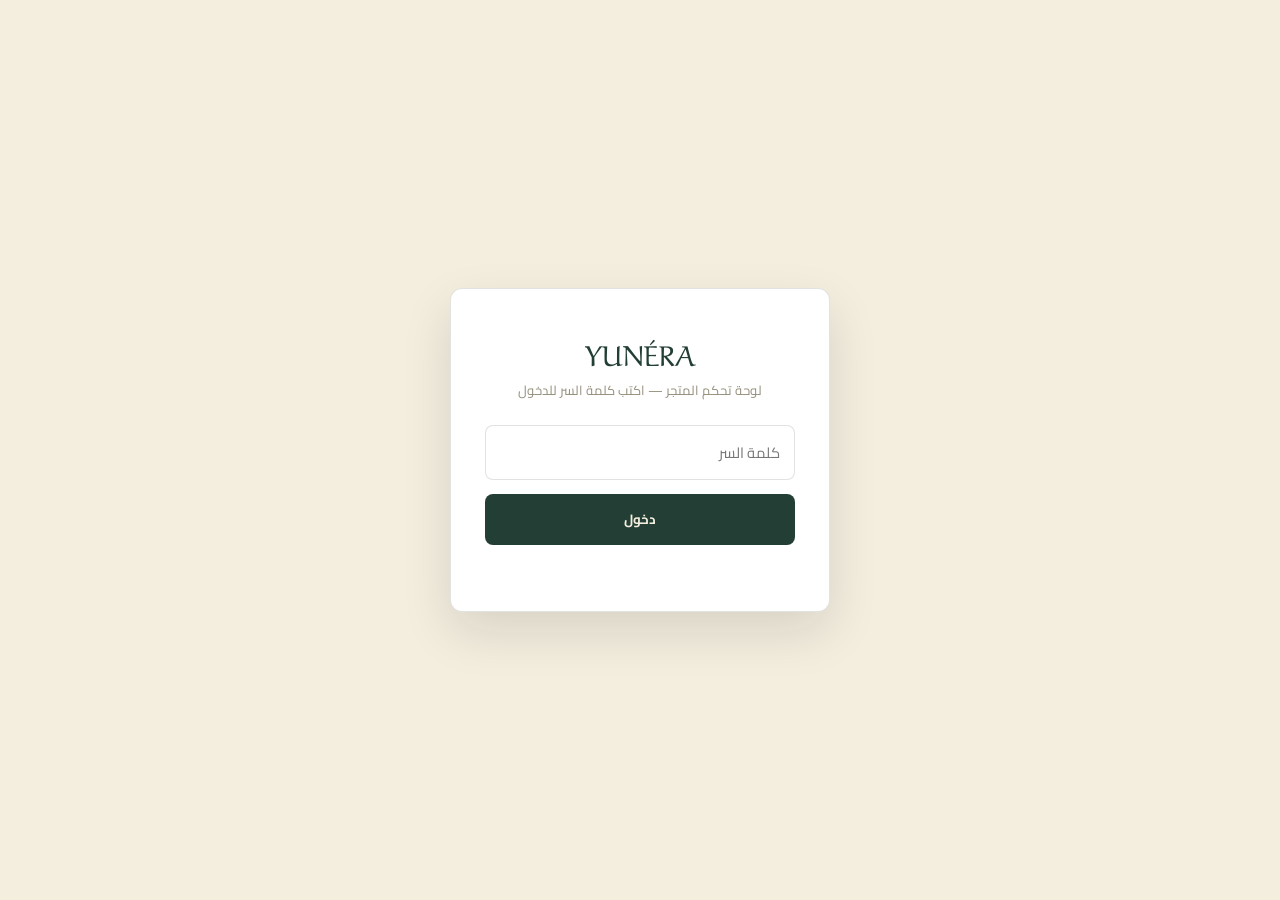
<file: admin.html>
<!DOCTYPE html>
<html lang="ar" dir="rtl">
<head>
<meta charset="UTF-8">
<meta name="viewport" content="width=device-width, initial-scale=1.0">
<title>لوحة تحكم YUNÉRA</title>
<link rel="preconnect" href="https://fonts.googleapis.com">
<link rel="preconnect" href="https://fonts.gstatic.com" crossorigin>
<link href="https://fonts.googleapis.com/css2?family=Aref+Ruqaa:wght@700&family=Cairo:wght@400;500;600;700;800&display=swap" rel="stylesheet">
<style>
:root{
  --ink:#12140F; --parchment:#F4EEDF; --parchment-dim:#E9E0C8;
  --emerald:#233F35; --emerald-light:#375A4B; --gold:#C7A445; --gold-soft:#E4CD8B;
  --rose:#A9776A; --muted:#948E7B; --muted-2:#5C5949; --line:rgba(18,20,15,.12);
  --danger:#B65656; --radius:8px;
}
*{box-sizing:border-box;margin:0;padding:0}
body{background:var(--parchment);color:var(--ink);font-family:'Cairo',sans-serif;line-height:1.6}
.wordmark{font-family:'Aref Ruqaa',serif}
button{font-family:inherit;cursor:pointer;border:none;background:none;color:inherit}
input,select,textarea{font-family:inherit;font-size:.92rem;color:var(--ink)}
a{color:inherit}

/* ---- login screen ---- */
.login-wrap{min-height:100vh;display:flex;align-items:center;justify-content:center;padding:24px}
.login-box{background:#fff;border:1px solid var(--line);border-radius:12px;padding:40px 34px;width:min(380px,92vw);text-align:center;box-shadow:0 20px 50px rgba(18,20,15,.12)}
.login-box .wordmark{font-size:1.8rem;color:var(--emerald);margin-bottom:4px}
.login-box p{font-size:.82rem;color:var(--muted);margin-bottom:24px}
.login-box input{width:100%;padding:13px 14px;border:1px solid var(--line);border-radius:var(--radius);margin-bottom:14px}
.login-box button{width:100%;padding:13px;background:var(--emerald);color:var(--parchment);border-radius:var(--radius);font-weight:700}
.login-box button:hover{background:var(--emerald-light)}
.login-err{color:var(--danger);font-size:.8rem;margin-top:10px;min-height:16px}

/* ---- dashboard shell ---- */
.hide{display:none !important}
header.admin{background:var(--emerald);color:var(--parchment);padding:18px 26px;display:flex;align-items:center;justify-content:space-between;position:sticky;top:0;z-index:20}
header.admin .wordmark{font-size:1.3rem;color:var(--gold-soft)}
header.admin .sub{font-size:.72rem;color:rgba(244,238,223,.7)}
.logout-btn{font-size:.8rem;font-weight:700;color:var(--parchment);border:1px solid rgba(244,238,223,.35);padding:8px 16px;border-radius:20px}
.logout-btn:hover{background:rgba(244,238,223,.12)}

.tabs{max-width:1180px;margin:22px auto 0;padding:0 24px;display:flex;gap:10px;flex-wrap:wrap}
.tab-btn{padding:10px 20px;border:1px solid var(--line);border-radius:30px;font-size:.86rem;font-weight:700;color:var(--muted-2)}
.tab-btn.active{background:var(--emerald);color:var(--parchment);border-color:var(--emerald)}

.wrap{max-width:1180px;margin:20px auto 80px;padding:0 24px}
.panel{background:#fff;border:1px solid var(--line);border-radius:12px;padding:22px;margin-bottom:20px}
.panel-head{display:flex;align-items:center;justify-content:space-between;margin-bottom:16px;flex-wrap:wrap;gap:10px}
.panel-head h2{font-family:'Aref Ruqaa',serif;font-size:1.3rem;color:var(--emerald)}
.btn{display:inline-flex;align-items:center;gap:6px;padding:10px 18px;border-radius:var(--radius);font-size:.85rem;font-weight:700;transition:.2s}
.btn-gold{background:var(--gold);color:var(--ink)}
.btn-gold:hover{background:var(--gold-soft)}
.btn-outline{border:1px solid var(--emerald);color:var(--emerald)}
.btn-outline:hover{background:rgba(35,63,53,.06)}
.btn-danger{color:var(--danger);border:1px solid var(--danger)}
.btn-danger:hover{background:rgba(182,86,86,.08)}
.btn-sm{padding:6px 12px;font-size:.76rem}

table{width:100%;border-collapse:collapse;font-size:.86rem}
th,td{padding:10px 8px;text-align:right;border-bottom:1px solid var(--line)}
th{color:var(--muted-2);font-size:.76rem;text-transform:uppercase;letter-spacing:.04em}
tr:hover td{background:rgba(35,63,53,.03)}
.pill{padding:3px 10px;border-radius:20px;font-size:.72rem;font-weight:700}
.pill.on{background:rgba(35,63,53,.12);color:var(--emerald)}
.pill.off{background:rgba(182,86,86,.1);color:var(--danger)}
.stock-low{color:var(--danger);font-weight:700}
.row-actions{display:flex;gap:6px}
.empty{text-align:center;color:var(--muted);padding:40px 0;font-size:.88rem}
.loading{text-align:center;color:var(--muted);padding:30px 0;font-size:.86rem}

/* ---- product modal ---- */
.overlay{position:fixed;inset:0;background:rgba(18,20,15,.5);z-index:90;opacity:0;pointer-events:none;transition:.25s}
.overlay.show{opacity:1;pointer-events:auto}
.modal{position:fixed;top:50%;right:50%;transform:translate(50%,-50%);width:min(640px,94vw);max-height:88vh;
  overflow-y:auto;background:var(--parchment);border-radius:12px;z-index:95;opacity:0;pointer-events:none;transition:.25s;
  box-shadow:0 30px 80px rgba(0,0,0,.3)}
.modal.show{opacity:1;pointer-events:auto}
.modal-inner{padding:28px 26px}
.modal-inner h3{font-family:'Aref Ruqaa',serif;font-size:1.4rem;color:var(--emerald);margin-bottom:18px}
.form-grid{display:grid;grid-template-columns:1fr 1fr;gap:14px;margin-bottom:14px}
@media(max-width:560px){.form-grid{grid-template-columns:1fr}}
.field{display:flex;flex-direction:column;gap:5px}
.field.full{grid-column:1/-1}
.field label{font-size:.76rem;font-weight:700;color:var(--muted-2)}
.field input,.field select,.field textarea{padding:10px 12px;border:1px solid var(--line);border-radius:6px;background:#fff}
.field textarea{min-height:64px;resize:vertical}
.field.chk{flex-direction:row;align-items:center;gap:8px}
.color-row{display:flex;gap:8px;align-items:center;margin-bottom:8px}
.color-row input[type=text]{flex:1}
.color-row input[type=color]{width:44px;height:38px;border:1px solid var(--line);border-radius:6px;padding:0}
.color-row button{color:var(--danger);font-size:.78rem;white-space:nowrap}
.add-color-btn{font-size:.78rem;color:var(--emerald);font-weight:700;margin-bottom:14px}
.color-card{border:1px solid var(--line);border-radius:8px;padding:12px;margin-bottom:10px;background:var(--parchment-dim)}
.color-card .color-row{margin-bottom:0}
.color-upload-row{display:flex;gap:8px;align-items:center;margin-top:10px;flex-wrap:wrap}
.gallery-grid{display:flex;gap:8px;flex-wrap:wrap;margin-top:10px}
.gallery-thumb{position:relative;width:62px;height:76px;border-radius:6px;overflow:hidden;border:1px solid var(--line);background:#fff}
.gallery-thumb img{width:100%;height:100%;object-fit:cover;display:block}
.gallery-thumb .rm-img{position:absolute;top:2px;left:2px;width:18px;height:18px;border-radius:50%;background:rgba(18,20,15,.65);color:#fff;font-size:.7rem;line-height:18px;text-align:center;cursor:pointer}
.gallery-empty{font-size:.74rem;color:var(--muted);margin-top:6px}
.modal-actions{display:flex;gap:10px;margin-top:8px}
.modal-actions .btn{flex:1;justify-content:center}
.hint{font-size:.74rem;color:var(--muted);margin-top:-6px;margin-bottom:10px}

.toast{position:fixed;bottom:26px;left:50%;transform:translateX(-50%) translateY(20px);background:var(--ink);
  color:var(--parchment);padding:13px 24px;border-radius:30px;font-size:.85rem;font-weight:600;z-index:120;
  opacity:0;pointer-events:none;transition:.3s}
.toast.show{opacity:1;transform:translateX(-50%) translateY(0)}

/* ---- product code / thumbnail in table ---- */
.prod-thumb{width:42px;height:52px;border-radius:4px;object-fit:cover;background:var(--parchment-dim);border:1px solid var(--line)}
.code-pill{display:inline-block;padding:2px 8px;border-radius:5px;background:rgba(199,164,69,.18);color:#8a6d1f;font-size:.72rem;font-weight:700;letter-spacing:.03em}
.img-preview{width:70px;height:86px;object-fit:cover;border-radius:6px;border:1px solid var(--line);margin-top:8px;background:var(--parchment-dim)}
.field-static{font-size:.86rem;color:var(--muted-2);padding:10px 0 0}

/* ---- orders tab ---- */
.orders-toolbar{display:flex;gap:10px;margin-bottom:16px;flex-wrap:wrap}
.orders-toolbar input{flex:1;min-width:200px;padding:10px 12px;border:1px solid var(--line);border-radius:var(--radius);background:#fff}
.orders-toolbar select{padding:10px 12px;border:1px solid var(--line);border-radius:var(--radius);background:#fff}
.status-select{padding:6px 10px;border:1px solid var(--line);border-radius:20px;font-size:.78rem;font-weight:700;
  background:var(--parchment-dim);color:var(--ink)}
tr.cancel-req td{background:rgba(182,86,86,.07)}
.cancel-flag{display:inline-block;font-size:.68rem;font-weight:800;color:var(--danger);margin-inline-end:6px}

/* ---- order details modal ---- */
.order-details{display:grid;grid-template-columns:1fr 1fr;gap:4px 22px;font-size:.86rem}
@media(max-width:560px){.order-details{grid-template-columns:1fr}}
.order-details .od-row{padding:9px 0;border-bottom:1px solid var(--line)}
.order-details .od-row.full{grid-column:1/-1}
.order-details .od-label{font-size:.72rem;font-weight:700;color:var(--muted-2);margin-bottom:3px}
.order-details .od-val{color:var(--ink);word-break:break-word}
.order-details a.od-val{color:var(--emerald);text-decoration:underline}
</style>
</head>
<body>

<!-- ===== LOGIN ===== -->
<div class="login-wrap" id="loginWrap">
  <div class="login-box">
    <div class="wordmark">YUNÉRA</div>
    <p>لوحة تحكم المتجر — اكتب كلمة السر للدخول</p>
    <input type="password" id="adminPw" placeholder="كلمة السر">
    <button id="loginBtn">دخول</button>
    <div class="login-err" id="loginErr"></div>
  </div>
</div>

<!-- ===== DASHBOARD ===== -->
<div id="dashWrap" class="hide">
  <header class="admin">
    <div><div class="wordmark">YUNÉRA</div><div class="sub">لوحة تحكم المتجر</div></div>
    <button class="logout-btn" id="logoutBtn">تسجيل خروج</button>
  </header>

  <div class="tabs">
    <button class="tab-btn active" data-tab="products">المنتجات</button>
    <button class="tab-btn" data-tab="customers">العملاء</button>
    <button class="tab-btn" data-tab="orders">الأوردرات</button>
    <button class="tab-btn" data-tab="coupons">كوبونات الخصم</button>
  </div>

  <div class="wrap">

    <!-- Products tab -->
    <div class="panel" id="tab-products">
      <div class="panel-head">
        <h2>المنتجات</h2>
        <div style="display:flex;gap:8px">
          <button class="btn btn-outline btn-sm" id="refreshProductsBtn" title="تحديث">↻ تحديث</button>
          <button class="btn btn-gold" id="addProductBtn">+ إضافة منتج جديد</button>
        </div>
      </div>
      <div id="productsArea" class="loading">بيتم تحميل المنتجات…</div>
    </div>

    <!-- Customers tab -->
    <div class="panel hide" id="tab-customers">
      <div class="panel-head">
        <h2>العملاء المسجلين</h2>
        <button class="btn btn-outline btn-sm" id="refreshCustomersBtn" title="تحديث">↻ تحديث</button>
      </div>
      <div id="customersArea" class="loading">بيتم تحميل العملاء…</div>
    </div>

    <!-- Orders tab -->
    <div class="panel hide" id="tab-orders">
      <div class="panel-head">
        <h2>الأوردرات</h2>
        <div style="display:flex;gap:8px">
          <button class="btn btn-outline btn-sm" id="refreshOrdersBtn" title="تحديث">↻ تحديث</button>
          <a class="btn btn-outline btn-sm" id="openSheetLink" href="#" target="_blank" rel="noopener">فتح الشيت</a>
        </div>
      </div>
      <div class="orders-toolbar">
        <input type="text" id="orderSearch" placeholder="دور برقم الأوردر / الاسم / الموبايل">
        <select id="orderStatusFilter">
          <option value="all">كل الحالات</option>
        </select>
      </div>
      <div id="ordersArea" class="loading">بيتم تحميل الأوردرات…</div>
    </div>

    <!-- Coupons tab -->
    <div class="panel hide" id="tab-coupons">
      <div class="panel-head">
        <h2>كوبونات الخصم</h2>
        <div style="display:flex;gap:8px">
          <button class="btn btn-outline btn-sm" id="refreshCouponsBtn" title="تحديث">↻ تحديث</button>
          <button class="btn btn-gold" id="addCouponBtn">+ كوبون جديد</button>
        </div>
      </div>
      <div id="couponsArea" class="loading">بيتم تحميل الكوبونات…</div>
    </div>

  </div>
</div>

<!-- ===== PRODUCT MODAL ===== -->
<div class="overlay" id="overlay"></div>
<div class="modal" id="productModal">
  <div class="modal-inner">
    <h3 id="modalTitle">إضافة منتج جديد</h3>
    <div class="form-grid">
      <div class="field full"><label>اسم المنتج</label><input type="text" id="fName"></div>
      <div class="field">
        <label>القسم</label>
        <select id="fCat"><option>رجالي</option><option>حريمي</option><option>أطفال</option></select>
      </div>
      <div class="field">
        <label>الأيقونة</label>
        <select id="fType">
          <option value="shirt">قميص / تيشرت</option>
          <option value="pants">بنطلون / جينز</option>
          <option value="dress">فستان</option>
          <option value="jacket">جاكيت</option>
        </select>
      </div>
      <div class="field"><label>السعر (ج.م)</label><input type="number" id="fPrice" min="0"></div>
      <div class="field">
        <label>سعر الخصم (اختياري)</label>
        <input type="number" id="fDiscount" min="0" placeholder="سيبه فاضي لو مفيش خصم">
      </div>
      <div class="field"><label>الكمية المتاحة</label><input type="number" id="fStock" min="0"></div>
      <div class="field"><label>لون خلفية الكارت (احتياطي لو مفيش صورة)</label><input type="color" id="fTint" value="#233F35" style="height:40px"></div>
      <div class="field">
        <label>كود المنتج</label>
        <div class="field-static" id="fCodeDisplay">هيتولد تلقائيًا أول ما تحفظ (حسب القسم)</div>
      </div>
      <div class="field chk"><input type="checkbox" id="fPublished" checked><label>منشور على الموقع</label></div>
      <div class="field full">
        <label>صور المنتج (ألبوم عام)</label>
        <div style="display:flex;gap:10px;align-items:center;flex-wrap:wrap">
          <button type="button" class="btn btn-outline btn-sm" id="uploadImageBtn">⬆ رفع صور من الجهاز</button>
          <input type="file" id="fImageFile" accept="image/*" multiple class="hide">
          <span class="hint" id="uploadStatus" style="margin:0"></span>
        </div>
        <div class="gallery-grid" id="fGallery"></div>
        <input type="text" id="fImageUrlAdd" placeholder="أو الصق رابط صورة واضغط Enter لإضافته" style="margin-top:10px">
        <div class="hint">دي صور المنتج العامة — بتظهر في كارت المتجر، وفي معرض صور المنتج لو اللون المختار مالوش صور خاصة بيه. تقدر ترفع أكتر من صورة مرة واحدة.</div>
      </div>
      <div class="field full"><label>الوصف</label><textarea id="fDesc"></textarea></div>
      <div class="field full"><label>المقاسات (افصل بينهم بفاصلة)</label><input type="text" id="fSizes" placeholder="S,M,L,XL"></div>
      <div class="field full">
        <label>الألوان المتاحة (تقدر تضيف صور خاصة بكل لون)</label>
        <div id="colorsList"></div>
        <input type="file" id="colorImageFile" accept="image/*" multiple class="hide">
        <button type="button" class="add-color-btn" id="addColorBtn">+ أضف لون</button>
      </div>
    </div>
    <div class="modal-actions">
      <button class="btn btn-outline" id="cancelModalBtn">إلغاء</button>
      <button class="btn btn-gold" id="saveProductBtn">حفظ ونشر</button>
    </div>
  </div>
</div>

<!-- ===== ORDER DETAILS MODAL ===== -->
<div class="overlay" id="orderOverlay"></div>
<div class="modal" id="orderModal">
  <div class="modal-inner">
    <h3>تفاصيل الأوردر <span id="odOrderId"></span></h3>
    <div id="odBody" class="order-details"></div>
    <div class="modal-actions">
      <button class="btn btn-outline" id="closeOrderModalBtn">إغلاق</button>
    </div>
  </div>
</div>

<!-- ===== COUPON MODAL ===== -->
<div class="overlay" id="couponOverlay"></div>
<div class="modal" id="couponModal">
  <div class="modal-inner">
    <h3 id="couponModalTitle">كوبون جديد</h3>
    <div class="form-grid">
      <div class="field full">
        <label>كود الكوبون</label>
        <input type="text" id="cCode" placeholder="مثال: YUNERA20" style="text-transform:uppercase">
      </div>
      <div class="field">
        <label>نوع الخصم</label>
        <select id="cType"><option value="نسبة">نسبة %</option><option value="مبلغ">مبلغ ثابت (ج.م)</option></select>
      </div>
      <div class="field"><label>القيمة</label><input type="number" id="cValue" min="0"></div>
      <div class="field chk"><input type="checkbox" id="cActive" checked><label>نشط</label></div>
      <div class="field">
        <label>تاريخ الانتهاء (اختياري)</label>
        <input type="date" id="cExpiry">
      </div>
      <div class="field">
        <label>الحد الأقصى للاستخدام</label>
        <input type="number" id="cLimit" min="0" placeholder="0 = بلا حدود">
      </div>
      <div class="field full">
        <label>مخصص لعملاء مميزين بس (اختياري)</label>
        <input type="text" id="cVipPhones" placeholder="أرقام موبايل مفصولة بفاصلة، مثال: 01012345678,01098765432">
        <div class="hint">سيبه فاضي عشان الكوبون يشتغل مع كل العملاء.</div>
      </div>
    </div>
    <div class="modal-actions">
      <button class="btn btn-outline" id="cancelCouponModalBtn">إلغاء</button>
      <button class="btn btn-gold" id="saveCouponBtn">حفظ الكوبون</button>
    </div>
  </div>
</div>

<div class="toast" id="toast"></div>

<script>
/* ⚠️ لازم يكون نفس رابط الـ /exec اللي في ملف الموقع الأساسي وملف الأبس سكريبت */
const GAS_URL = "https://script.google.com/macros/s/AKfycby-k98lCwFWEbRBjmKetU23wMEXgidZCFXV5sdZ5fwZ9bH3N_BZ0vt_hz3pcU_Z4-10/exec";
const SHEET_ID = "1AFyrHd7NOmMLEAQaY-7n_EjSCLwhOZk1B3k_9ZL0mEY";

const $ = s => document.querySelector(s);
const $$ = s => document.querySelectorAll(s);
const egp = n => Number(n||0).toLocaleString('ar-EG') + ' ج.م';

document.getElementById('openSheetLink').href = `https://docs.google.com/spreadsheets/d/${SHEET_ID}/edit`;

function showToast(msg){
  const t = $('#toast'); t.textContent = msg; t.classList.add('show');
  clearTimeout(showToast._tm);
  showToast._tm = setTimeout(()=>t.classList.remove('show'), 2600);
}

/* ---------- Auth ---------- */
function getPw(){ return sessionStorage.getItem('yunera_admin_pw') || ''; }

$('#loginBtn').addEventListener('click', doLogin);
$('#adminPw').addEventListener('keydown', e=>{ if(e.key==='Enter') doLogin(); });

async function doLogin(){
  const pw = $('#adminPw').value.trim();
  const errBox = $('#loginErr');
  if(!pw){ errBox.textContent='اكتب كلمة السر'; return; }
  errBox.textContent = 'بيتم التحقق…';
  try{
    const res = await fetch(`${GAS_URL}?action=adminAuth&password=${encodeURIComponent(pw)}`);
    const data = await res.json();
    if(data && data.ok){
      sessionStorage.setItem('yunera_admin_pw', pw);
      errBox.textContent='';
      enterDashboard();
    }else{
      errBox.textContent = 'كلمة السر غلط';
    }
  }catch(err){
    errBox.textContent = 'حصل خطأ في الاتصال، جرب تاني';
  }
}

$('#logoutBtn').addEventListener('click', ()=>{
  sessionStorage.removeItem('yunera_admin_pw');
  location.reload();
});

function enterDashboard(){
  $('#loginWrap').classList.add('hide');
  $('#dashWrap').classList.remove('hide');
  loadProducts();
}

/* auto-login if password already in this session */
if(getPw()){ enterDashboard(); }

/* ---------- Tabs ---------- */
$$('.tab-btn').forEach(btn=>{
  btn.addEventListener('click', ()=>{
    $$('.tab-btn').forEach(b=>b.classList.toggle('active', b===btn));
    $$('.panel').forEach(p=>p.classList.add('hide'));
    $('#tab-'+btn.dataset.tab).classList.remove('hide');
    if(btn.dataset.tab==='customers') loadCustomers();
    if(btn.dataset.tab==='orders') loadOrders();
    if(btn.dataset.tab==='coupons') loadCoupons();
  });
});

/* ---------- Products ---------- */
let productsCache = [];
let editingId = null;

async function loadProducts(){
  const area = $('#productsArea');
  area.innerHTML = '<div class="loading">بيتم تحميل المنتجات…</div>';
  try{
    const res = await fetch(`${GAS_URL}?action=adminGetProducts&password=${encodeURIComponent(getPw())}`);
    const data = await res.json();
    if(!data.ok){ area.innerHTML = '<div class="empty">فشل تحميل المنتجات (تأكد من كلمة السر)</div>'; return; }
    productsCache = data.products || [];
    renderProductsTable();
  }catch(err){
    area.innerHTML = '<div class="empty">حصل خطأ في الاتصال بالشيت</div>';
  }
}

function renderProductsTable(){
  const area = $('#productsArea');
  if(productsCache.length===0){ area.innerHTML = '<div class="empty">لسه مفيش منتجات — دوس "إضافة منتج جديد"</div>'; return; }
  area.innerHTML = `
    <table>
      <thead><tr>
        <th>صورة</th><th>الكود</th><th>الاسم</th><th>القسم</th><th>السعر</th><th>الكمية</th><th>الحالة</th><th>إجراءات</th>
      </tr></thead>
      <tbody>
        ${productsCache.map(p=>`
          <tr data-id="${p.id}">
            <td>${p.image ? `<img class="prod-thumb" src="${p.image}" alt="${p.name}" loading="lazy">` : '<div class="prod-thumb"></div>'}</td>
            <td>${p.code ? `<span class="code-pill">${p.code}</span>` : '<span style="color:var(--muted);font-size:.76rem">هيتولد لما تحفظ</span>'}</td>
            <td>${p.name}</td>
            <td>${p.cat}</td>
            <td>${p.discountPrice>0 ? `<span style="text-decoration:line-through;color:var(--muted);font-size:.78rem">${egp(p.price)}</span><br><span style="color:var(--danger);font-weight:800">${egp(p.discountPrice)}</span>` : egp(p.price)}</td>
            <td class="${p.stock<=0?'stock-low':''}">${p.stock<=0?'نفذت الكمية':p.stock}</td>
            <td><span class="pill ${p.published?'on':'off'}">${p.published?'منشور':'غير منشور'}</span></td>
            <td class="row-actions">
              <button class="btn btn-outline btn-sm" data-act="edit">تعديل</button>
              <button class="btn btn-danger btn-sm" data-act="delete">حذف</button>
            </td>
          </tr>`).join('')}
      </tbody>
    </table>`;
}

$('#productsArea').addEventListener('click', e=>{
  const btn = e.target.closest('button'); if(!btn) return;
  const tr = e.target.closest('tr'); const id = Number(tr.dataset.id);
  if(btn.dataset.act==='edit') openProductModal(productsCache.find(p=>p.id===id));
  if(btn.dataset.act==='delete') deleteProduct(id);
});

$('#addProductBtn').addEventListener('click', ()=>openProductModal(null));

function openProductModal(product){
  editingId = product ? product.id : null;
  $('#modalTitle').textContent = product ? 'تعديل منتج' : 'إضافة منتج جديد';
  $('#fName').value = product ? product.name : '';
  $('#fCat').value = product ? product.cat : 'رجالي';
  $('#fType').value = product ? product.type : 'shirt';
  $('#fPrice').value = product ? product.price : '';
  $('#fDiscount').value = product && product.discountPrice ? product.discountPrice : '';
  $('#fStock').value = product ? product.stock : 10;
  $('#fTint').value = product ? product.tint : '#233F35';
  $('#fPublished').checked = product ? !!product.published : true;
  $('#fDesc').value = product ? product.desc : '';
  $('#fSizes').value = product ? product.sizes.join(',') : '';
  $('#fCodeDisplay').textContent = product && product.code ? product.code : 'هيتولد تلقائيًا أول ما تحفظ (حسب القسم)';
  $('#uploadStatus').textContent = '';
  $('#fImageFile').value = '';
  $('#fImageUrlAdd').value = '';
  productImages = product ? (Array.isArray(product.images) && product.images.length ? [...product.images] : (product.image ? [product.image] : [])) : [];
  renderGallery();
  renderColorsList(product ? product.colors : [{n:'أساسي',h:'#233F35',images:[]}]);
  $('#overlay').classList.add('show');
  $('#productModal').classList.add('show');
}

/* ---------- ألبوم صور المنتج العام ---------- */
let productImages = [];
function renderGallery(){
  const box = $('#fGallery');
  if(productImages.length===0){ box.innerHTML = '<div class="gallery-empty">لسه مفيش صور — ارفع من الجهاز أو الصق رابط</div>'; return; }
  box.innerHTML = productImages.map((url,i)=>`
    <div class="gallery-thumb">
      <img src="${url}" alt="صورة ${i+1}">
      <span class="rm-img" data-idx="${i}" title="حذف">×</span>
    </div>`).join('');
}
$('#fGallery').addEventListener('click', e=>{
  const rm = e.target.closest('.rm-img'); if(!rm) return;
  productImages.splice(Number(rm.dataset.idx), 1);
  renderGallery();
});
$('#fImageUrlAdd').addEventListener('keydown', e=>{
  if(e.key !== 'Enter') return;
  const url = $('#fImageUrlAdd').value.trim();
  if(url){ productImages.push(url); renderGallery(); $('#fImageUrlAdd').value=''; }
});

/* رفع صور منتج على طول من الجهاز (تقدر تختار أكتر من صورة مرة واحدة) */
$('#uploadImageBtn').addEventListener('click', ()=> $('#fImageFile').click());
$('#fImageFile').addEventListener('change', async ()=>{
  const files = [...$('#fImageFile').files];
  if(files.length===0) return;
  const status = $('#uploadStatus');
  for(let i=0;i<files.length;i++){
    status.textContent = `بيتم رفع صورة ${i+1} من ${files.length}…`;
    try{
      const base64 = await fileToBase64(files[i]);
      const res = await fetch(GAS_URL, {
        method:'POST', headers:{'Content-Type':'text/plain;charset=utf-8'},
        body: JSON.stringify({action:'uploadProductImage', password:getPw(), imageBase64:base64, fileName:files[i].name})
      });
      const data = await res.json();
      if(data.ok){ productImages.push(data.url); renderGallery(); }
      else{ showToast(data.error || 'حصل خطأ في رفع صورة'); }
    }catch(err){
      showToast('حصل خطأ في رفع صورة');
    }
  }
  status.textContent = 'تم رفع الصور ✓';
  showToast('تم رفع الصور ✓');
  $('#fImageFile').value = '';
});
function fileToBase64(file){
  return new Promise((resolve, reject)=>{
    const reader = new FileReader();
    reader.onload = ()=>resolve(reader.result);
    reader.onerror = reject;
    reader.readAsDataURL(file);
  });
}

/* أزرار التحديث اليدوي بدل ريفريش الصفحة كلها */
$('#refreshProductsBtn').addEventListener('click', ()=>{ loadProducts(); showToast('بيتم تحديث المنتجات…'); });
$('#refreshCustomersBtn').addEventListener('click', ()=>{ loadCustomers(); showToast('بيتم تحديث العملاء…'); });
$('#refreshOrdersBtn').addEventListener('click', ()=>{ loadOrders(); showToast('بيتم تحديث الأوردرات…'); });
function closeProductModal(){
  $('#overlay').classList.remove('show');
  $('#productModal').classList.remove('show');
}
$('#cancelModalBtn').addEventListener('click', closeProductModal);
$('#overlay').addEventListener('click', closeProductModal);

/* ---------- الألوان + صور خاصة بكل لون ---------- */
let colorsState = [];
let colorUploadTargetIdx = null;

function renderColorsList(colors){
  colorsState = colors.map(c=>({ n: c.n||'', h: c.h||'#233F35', images: Array.isArray(c.images) ? [...c.images] : [] }));
  renderColorRows();
}
function renderColorRows(){
  const box = $('#colorsList');
  box.innerHTML = colorsState.map((c,i)=>`
    <div class="color-card" data-idx="${i}">
      <div class="color-row">
        <input type="text" placeholder="اسم اللون" value="${c.n}" data-field="name" data-idx="${i}">
        <input type="color" value="${c.h}" data-field="hex" data-idx="${i}">
        <button type="button" data-act="delColor" data-idx="${i}">حذف اللون</button>
      </div>
      <div class="gallery-grid" data-gallery-idx="${i}">
        ${c.images.length===0 ? '<div class="gallery-empty">مفيش صور مخصصة للون ده لسه</div>' : c.images.map((url,imgI)=>`
          <div class="gallery-thumb">
            <img src="${url}" alt="${c.n} ${imgI+1}">
            <span class="rm-img" data-act="delColorImg" data-idx="${i}" data-img-idx="${imgI}" title="حذف">×</span>
          </div>`).join('')}
      </div>
      <div class="color-upload-row">
        <button type="button" class="btn btn-outline btn-sm" data-act="uploadColorImg" data-idx="${i}">⬆ رفع صور اللون ده</button>
        <input type="text" placeholder="أو الصق رابط صورة واضغط Enter" data-act="urlColorImg" data-idx="${i}" style="flex:1;min-width:180px;padding:8px 10px;border:1px solid var(--line);border-radius:6px">
      </div>
    </div>`).join('');
}
$('#colorsList').addEventListener('input', e=>{
  const idx = Number(e.target.dataset.idx);
  if(Number.isNaN(idx)) return;
  if(e.target.dataset.field==='name') colorsState[idx].n = e.target.value;
  if(e.target.dataset.field==='hex') colorsState[idx].h = e.target.value;
});
$('#colorsList').addEventListener('keydown', e=>{
  if(e.target.dataset.act!=='urlColorImg' || e.key!=='Enter') return;
  const idx = Number(e.target.dataset.idx);
  const url = e.target.value.trim();
  if(url){ colorsState[idx].images.push(url); e.target.value=''; renderColorRows(); }
});
$('#colorsList').addEventListener('click', e=>{
  const btn = e.target.closest('[data-act]'); if(!btn) return;
  const idx = Number(btn.dataset.idx);
  if(btn.dataset.act==='delColor'){ colorsState.splice(idx,1); renderColorRows(); return; }
  if(btn.dataset.act==='delColorImg'){ colorsState[idx].images.splice(Number(btn.dataset.imgIdx),1); renderColorRows(); return; }
  if(btn.dataset.act==='uploadColorImg'){ colorUploadTargetIdx = idx; $('#colorImageFile').click(); return; }
});
$('#addColorBtn').addEventListener('click', ()=>{
  colorsState.push({n:'', h:'#233F35', images:[]});
  renderColorRows();
});
$('#colorImageFile').addEventListener('change', async ()=>{
  const files = [...$('#colorImageFile').files];
  if(files.length===0 || colorUploadTargetIdx===null) return;
  const idx = colorUploadTargetIdx;
  showToast('بيتم رفع صور اللون…');
  for(let i=0;i<files.length;i++){
    try{
      const base64 = await fileToBase64(files[i]);
      const res = await fetch(GAS_URL, {
        method:'POST', headers:{'Content-Type':'text/plain;charset=utf-8'},
        body: JSON.stringify({action:'uploadProductImage', password:getPw(), imageBase64:base64, fileName:files[i].name})
      });
      const data = await res.json();
      if(data.ok){ colorsState[idx].images.push(data.url); }
      else{ showToast(data.error || 'حصل خطأ في رفع صورة'); }
    }catch(err){
      showToast('حصل خطأ في رفع صورة');
    }
  }
  renderColorRows();
  showToast('تم رفع صور اللون ✓');
  $('#colorImageFile').value = '';
  colorUploadTargetIdx = null;
});

$('#saveProductBtn').addEventListener('click', async ()=>{
  const name = $('#fName').value.trim();
  const price = Number($('#fPrice').value);
  if(!name){ showToast('اكتب اسم المنتج'); return; }
  if(!price || price<=0){ showToast('اكتب سعر صحيح'); return; }
  const discountVal = Number($('#fDiscount').value)||0;
  if(discountVal>0 && discountVal>=price){ showToast('سعر الخصم لازم يكون أقل من السعر الأصلي'); return; }

  const colors = colorsState.map(c=>({ n: c.n.trim() || 'لون', h: c.h, images: c.images }));

  const payload = {
    action: editingId ? 'updateProduct' : 'addProduct',
    password: getPw(),
    id: editingId,
    name, cat: $('#fCat').value, price,
    discountPrice: Number($('#fDiscount').value)||0,
    type: $('#fType').value, tint: $('#fTint').value,
    desc: $('#fDesc').value.trim(), sizes: $('#fSizes').value.trim(),
    colors, stock: Number($('#fStock').value)||0,
    published: $('#fPublished').checked,
    images: productImages
  };

  try{
    const res = await fetch(GAS_URL, {
      method:'POST', headers:{'Content-Type':'text/plain;charset=utf-8'}, body: JSON.stringify(payload)
    });
    const data = await res.json();
    if(data.ok){
      showToast(editingId ? 'تم تعديل المنتج ✓' : 'تم إضافة المنتج ✓');
      closeProductModal();
      loadProducts();
    }else{
      showToast(data.error || 'حصل خطأ، حاول تاني');
    }
  }catch(err){
    showToast('حصل خطأ في الاتصال بالشيت');
  }
});

async function deleteProduct(id){
  if(!confirm('متأكد إنك عايز تحذف المنتج ده؟')) return;
  try{
    const res = await fetch(GAS_URL, {
      method:'POST', headers:{'Content-Type':'text/plain;charset=utf-8'},
      body: JSON.stringify({action:'deleteProduct', password:getPw(), id})
    });
    const data = await res.json();
    if(data.ok){ showToast('تم الحذف'); loadProducts(); }
    else{ showToast(data.error || 'حصل خطأ'); }
  }catch(err){ showToast('حصل خطأ في الاتصال'); }
}

/* ---------- Customers ---------- */
async function loadCustomers(){
  const area = $('#customersArea');
  area.innerHTML = '<div class="loading">بيتم تحميل العملاء…</div>';
  try{
    const res = await fetch(`${GAS_URL}?action=adminGetCustomers&password=${encodeURIComponent(getPw())}`);
    const data = await res.json();
    if(!data.ok){ area.innerHTML = '<div class="empty">فشل تحميل العملاء</div>'; return; }
    const customers = data.customers || [];
    if(customers.length===0){ area.innerHTML = '<div class="empty">لسه مفيش عملاء مسجلين</div>'; return; }
    area.innerHTML = `
      <table>
        <thead><tr><th>الاسم</th><th>الموبايل</th><th>الإيميل</th><th>تاريخ التسجيل</th></tr></thead>
        <tbody>${customers.map(c=>`
          <tr><td>${c.name||'-'}</td><td>${c.phone||'-'}</td><td>${c.email||'-'}</td><td>${c.registeredAt||'-'}</td></tr>
        `).join('')}</tbody>
      </table>`;
  }catch(err){
    area.innerHTML = '<div class="empty">حصل خطأ في الاتصال بالشيت</div>';
  }
}

/* ---------- Orders ---------- */
const ORDER_STATUSES = ['قيد المراجعة','تم التأكيد','جاري التجهيز','تم الشحن','تم التسليم','ملغي','طلب إلغاء/تعديل من العميل'];
let ordersCache = [];
let statusFilterBuilt = false;

async function loadOrders(){
  const area = $('#ordersArea');
  area.innerHTML = '<div class="loading">بيتم تحميل الأوردرات…</div>';
  try{
    const res = await fetch(`${GAS_URL}?action=adminGetOrders&password=${encodeURIComponent(getPw())}`);
    const data = await res.json();
    if(!data.ok){ area.innerHTML = '<div class="empty">فشل تحميل الأوردرات (تأكد من كلمة السر)</div>'; return; }
    ordersCache = data.orders || [];
    buildStatusFilterOnce();
    renderOrdersTable();
  }catch(err){
    area.innerHTML = '<div class="empty">حصل خطأ في الاتصال بالشيت</div>';
  }
}

function buildStatusFilterOnce(){
  if(statusFilterBuilt) return;
  statusFilterBuilt = true;
  const sel = $('#orderStatusFilter');
  ORDER_STATUSES.forEach(s=>{
    const opt = document.createElement('option');
    opt.value = s; opt.textContent = s;
    sel.appendChild(opt);
  });
  sel.addEventListener('change', renderOrdersTable);
  $('#orderSearch').addEventListener('input', ()=>{
    clearTimeout(buildStatusFilterOnce._tm);
    buildStatusFilterOnce._tm = setTimeout(renderOrdersTable, 200);
  });
}

function statusOptionsHtml(current){
  const opts = ORDER_STATUSES.slice();
  if(current && !opts.includes(current)) opts.push(current);
  return opts.map(s=>`<option value="${s}" ${s===current?'selected':''}>${s}</option>`).join('');
}

function renderOrdersTable(){
  const area = $('#ordersArea');
  const q = ($('#orderSearch').value||'').trim();
  const statusFilter = $('#orderStatusFilter').value || 'all';

  let list = ordersCache;
  if(statusFilter !== 'all') list = list.filter(o => (o['الحالة']||'قيد المراجعة') === statusFilter);
  if(q){
    list = list.filter(o =>
      String(o['رقم الأوردر']||'').includes(q) ||
      String(o['الموبايل']||'').includes(q) ||
      String(o['الاسم']||'').includes(q)
    );
  }

  if(list.length===0){ area.innerHTML = '<div class="empty">مفيش أوردرات مطابقة</div>'; return; }

  area.innerHTML = `
    <table>
      <thead><tr>
        <th>رقم الأوردر</th><th>التاريخ</th><th>العميل</th><th>الموبايل</th><th>الإجمالي</th><th>الدفع</th><th>الحالة</th><th></th>
      </tr></thead>
      <tbody>
        ${list.map(o=>{
          const status = o['الحالة'] || 'قيد المراجعة';
          const isCancelReq = status === 'طلب إلغاء/تعديل من العميل';
          return `
          <tr data-oid="${o['رقم الأوردر']}" class="${isCancelReq?'cancel-req':''}">
            <td>${isCancelReq?'<span class="cancel-flag">!</span>':''}${o['رقم الأوردر']||'-'}</td>
            <td>${o['التاريخ']||'-'}</td>
            <td>${o['الاسم']||'-'}</td>
            <td>${o['الموبايل']||'-'}</td>
            <td>${egp(o['الإجمالي'])}</td>
            <td>${o['طريقة الدفع']||'-'}</td>
            <td><select class="status-select" data-current="${status}">${statusOptionsHtml(status)}</select></td>
            <td><button class="btn btn-outline btn-sm" data-act="details">تفاصيل</button></td>
          </tr>`;
        }).join('')}
      </tbody>
    </table>`;
}

$('#ordersArea').addEventListener('change', async e=>{
  if(!e.target.classList.contains('status-select')) return;
  const select = e.target;
  const tr = e.target.closest('tr');
  const oid = tr.dataset.oid;
  const newStatus = select.value;
  const prevValue = select.dataset.current || newStatus;
  select.disabled = true;
  try{
    const res = await fetch(GAS_URL, {
      method:'POST', headers:{'Content-Type':'text/plain;charset=utf-8'},
      body: JSON.stringify({action:'updateOrderStatus', password:getPw(), orderId:oid, status:newStatus})
    });
    const data = await res.json();
    if(data.ok){
      showToast('تم تحديث حالة الأوردر ✓');
      const o = ordersCache.find(x=>String(x['رقم الأوردر'])===String(oid));
      if(o) o['الحالة'] = newStatus;
      renderOrdersTable();
    }else{
      showToast(data.error || 'حصل خطأ، حاول تاني');
      select.value = prevValue;
      select.disabled = false;
    }
  }catch(err){
    showToast('حصل خطأ في الاتصال بالشيت');
    select.value = prevValue;
    select.disabled = false;
  }
});

$('#ordersArea').addEventListener('click', e=>{
  const btn = e.target.closest('button[data-act="details"]'); if(!btn) return;
  const tr = e.target.closest('tr');
  const oid = tr.dataset.oid;
  const o = ordersCache.find(x=>String(x['رقم الأوردر'])===String(oid));
  if(o) openOrderDetails(o);
});

function openOrderDetails(o){
  $('#odOrderId').textContent = o['رقم الأوردر'] || '';
  const locLink = o['لينك اللوكيشن'];
  const proofLink = o['إثبات الدفع'];
  const rows = [
    ['التاريخ', o['التاريخ']],
    ['الاسم', o['الاسم']],
    ['الموبايل', o['الموبايل']],
    ['المحافظة', o['المحافظة']],
    ['المنطقة', o['المنطقة']],
    ['العنوان', o['العنوان']],
    ['طريقة الدفع', o['طريقة الدفع']],
    ['رقم العملية', o['رقم العملية']],
    ['سعر القطع', egp(o['سعر القطع'])],
    ['التوصيل', egp(o['التوصيل'])],
    ['الإجمالي', egp(o['الإجمالي'])],
  ];
  if(o['كود الخصم']){ rows.push(['كود الخصم المستخدم', o['كود الخصم']]); rows.push(['قيمة الخصم', egp(o['قيمة الخصم'])]); }
  let html = rows.map(([label,val])=>`
    <div class="od-row"><div class="od-label">${label}</div><div class="od-val">${val||'-'}</div></div>
  `).join('');

  html += `<div class="od-row full"><div class="od-label">المنتجات</div><div class="od-val">${o['المنتجات']||'-'}</div></div>`;
  if(o['ملاحظات']) html += `<div class="od-row full"><div class="od-label">ملاحظات</div><div class="od-val">${o['ملاحظات']}</div></div>`;
  if(locLink) html += `<div class="od-row full"><div class="od-label">لوكيشن العميل</div><a class="od-val" href="${locLink}" target="_blank" rel="noopener">فتح اللوكيشن على الخريطة</a></div>`;
  if(proofLink) html += `<div class="od-row full"><div class="od-label">إثبات الدفع</div><a class="od-val" href="${proofLink}" target="_blank" rel="noopener">فتح صورة الإثبات</a></div>`;

  $('#odBody').innerHTML = html;
  $('#orderOverlay').classList.add('show');
  $('#orderModal').classList.add('show');
}
function closeOrderModal(){
  $('#orderOverlay').classList.remove('show');
  $('#orderModal').classList.remove('show');
}
$('#closeOrderModalBtn').addEventListener('click', closeOrderModal);
$('#orderOverlay').addEventListener('click', closeOrderModal);

/* ---------- Coupons ---------- */
let couponsCache = [];
let editingCouponId = null;

async function loadCoupons(){
  const area = $('#couponsArea');
  area.innerHTML = '<div class="loading">بيتم تحميل الكوبونات…</div>';
  try{
    const res = await fetch(`${GAS_URL}?action=adminGetCoupons&password=${encodeURIComponent(getPw())}`);
    const data = await res.json();
    if(!data.ok){ area.innerHTML = '<div class="empty">فشل تحميل الكوبونات (تأكد من كلمة السر)</div>'; return; }
    couponsCache = data.coupons || [];
    renderCouponsTable();
  }catch(err){
    area.innerHTML = '<div class="empty">حصل خطأ في الاتصال بالشيت</div>';
  }
}

function renderCouponsTable(){
  const area = $('#couponsArea');
  if(couponsCache.length===0){ area.innerHTML = '<div class="empty">لسه مفيش كوبونات — دوس "كوبون جديد"</div>'; return; }
  area.innerHTML = `
    <table>
      <thead><tr>
        <th>الكود</th><th>الخصم</th><th>مخصص لـ</th><th>الاستخدام</th><th>الانتهاء</th><th>الحالة</th><th>إجراءات</th>
      </tr></thead>
      <tbody>
        ${couponsCache.map(c=>`
          <tr data-id="${c.id}">
            <td><span class="code-pill">${c.code}</span></td>
            <td>${c.type==='مبلغ' ? egp(c.value) : c.value+'%'}</td>
            <td>${c.vipPhones ? 'عملاء مميزين ('+c.vipPhones.split(',').length+')' : 'كل العملاء'}</td>
            <td>${c.used}${c.limit>0 ? ' / '+c.limit : ''}</td>
            <td>${c.expiry || 'بدون'}</td>
            <td><span class="pill ${c.active?'on':'off'}">${c.active?'نشط':'متوقف'}</span></td>
            <td class="row-actions">
              <button class="btn btn-outline btn-sm" data-act="edit">تعديل</button>
              <button class="btn btn-danger btn-sm" data-act="delete">حذف</button>
            </td>
          </tr>`).join('')}
      </tbody>
    </table>`;
}

$('#couponsArea').addEventListener('click', e=>{
  const btn = e.target.closest('button'); if(!btn) return;
  const tr = e.target.closest('tr'); const id = Number(tr.dataset.id);
  if(btn.dataset.act==='edit') openCouponModal(couponsCache.find(c=>c.id===id));
  if(btn.dataset.act==='delete') deleteCoupon(id);
});

$('#addCouponBtn').addEventListener('click', ()=>openCouponModal(null));
$('#refreshCouponsBtn').addEventListener('click', ()=>{ loadCoupons(); showToast('بيتم تحديث الكوبونات…'); });

function openCouponModal(coupon){
  editingCouponId = coupon ? coupon.id : null;
  $('#couponModalTitle').textContent = coupon ? 'تعديل كوبون' : 'كوبون جديد';
  $('#cCode').value = coupon ? coupon.code : '';
  $('#cType').value = coupon ? coupon.type : 'نسبة';
  $('#cValue').value = coupon ? coupon.value : '';
  $('#cActive').checked = coupon ? !!coupon.active : true;
  $('#cExpiry').value = coupon ? coupon.expiry : '';
  $('#cLimit').value = coupon && coupon.limit ? coupon.limit : '';
  $('#cVipPhones').value = coupon ? coupon.vipPhones : '';
  $('#couponOverlay').classList.add('show');
  $('#couponModal').classList.add('show');
}
function closeCouponModal(){
  $('#couponOverlay').classList.remove('show');
  $('#couponModal').classList.remove('show');
}
$('#cancelCouponModalBtn').addEventListener('click', closeCouponModal);
$('#couponOverlay').addEventListener('click', closeCouponModal);

$('#saveCouponBtn').addEventListener('click', async ()=>{
  const code = $('#cCode').value.trim();
  const value = Number($('#cValue').value);
  if(!code){ showToast('اكتب كود الكوبون'); return; }
  if(!value || value<=0){ showToast('اكتب قيمة خصم صحيحة'); return; }

  const payload = {
    action: editingCouponId ? 'updateCoupon' : 'addCoupon',
    password: getPw(),
    id: editingCouponId,
    code, type: $('#cType').value, value,
    active: $('#cActive').checked,
    expiry: $('#cExpiry').value,
    limit: Number($('#cLimit').value)||0,
    vipPhones: $('#cVipPhones').value.trim()
  };

  try{
    const res = await fetch(GAS_URL, {
      method:'POST', headers:{'Content-Type':'text/plain;charset=utf-8'}, body: JSON.stringify(payload)
    });
    const data = await res.json();
    if(data.ok){
      showToast(editingCouponId ? 'تم تعديل الكوبون ✓' : 'تم إضافة الكوبون ✓');
      closeCouponModal();
      loadCoupons();
    }else{
      showToast(data.error || 'حصل خطأ، حاول تاني');
    }
  }catch(err){
    showToast('حصل خطأ في الاتصال بالشيت');
  }
});

async function deleteCoupon(id){
  if(!confirm('متأكد إنك عايز تحذف الكوبون ده؟')) return;
  try{
    const res = await fetch(GAS_URL, {
      method:'POST', headers:{'Content-Type':'text/plain;charset=utf-8'},
      body: JSON.stringify({action:'deleteCoupon', password:getPw(), id})
    });
    const data = await res.json();
    if(data.ok){ showToast('تم الحذف'); loadCoupons(); }
    else{ showToast(data.error || 'حصل خطأ'); }
  }catch(err){ showToast('حصل خطأ في الاتصال'); }
}
</script>
</body>
</html>
</file>
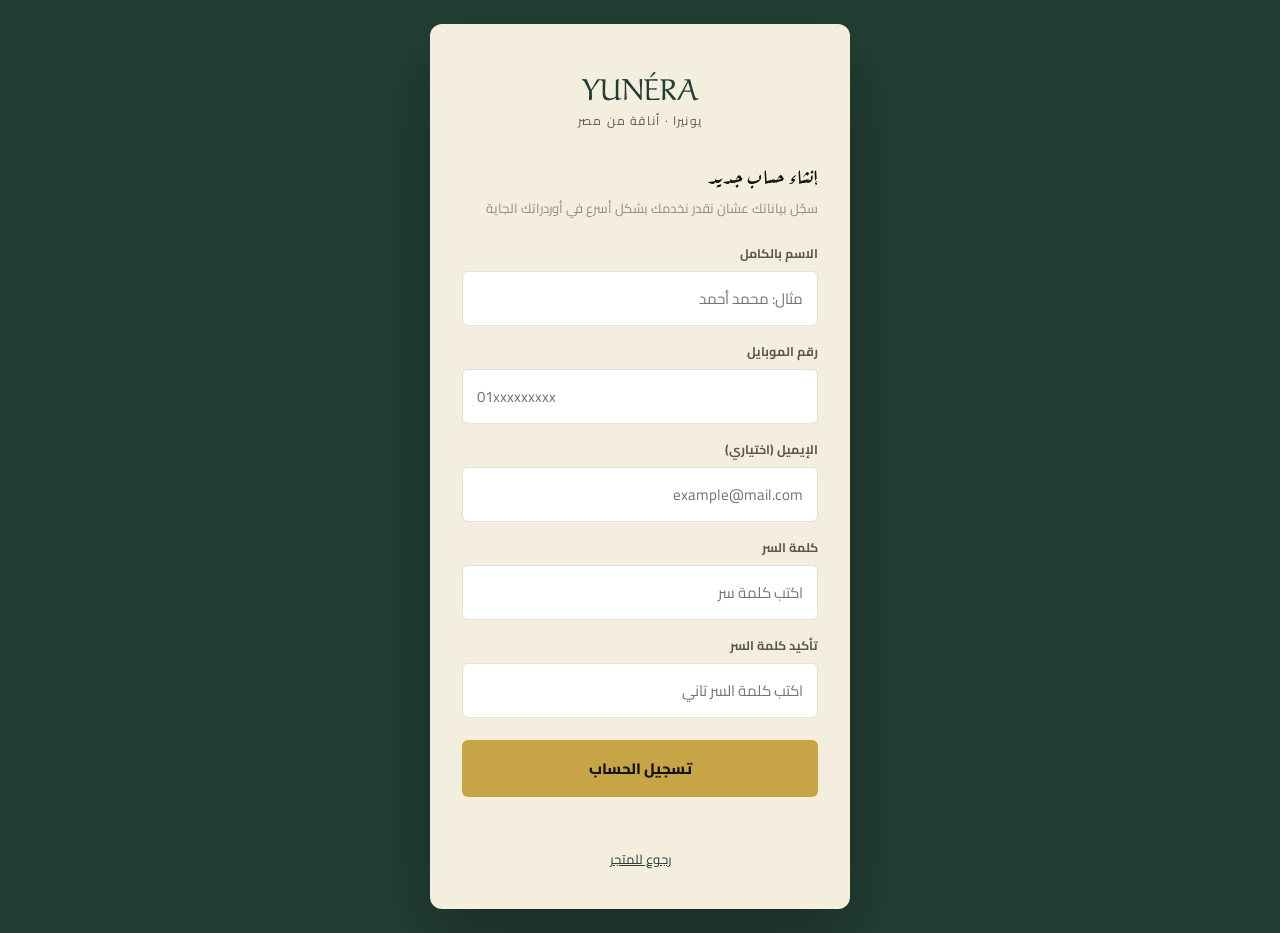
<file: register.html>
<!DOCTYPE html>
<html lang="ar" dir="rtl">
<head>
<meta charset="UTF-8">
<meta name="viewport" content="width=device-width, initial-scale=1.0">
<title>تسجيل حساب جديد | YUNÉRA</title>
<link rel="preconnect" href="https://fonts.googleapis.com">
<link rel="preconnect" href="https://fonts.gstatic.com" crossorigin>
<link href="https://fonts.googleapis.com/css2?family=Aref+Ruqaa:wght@700&family=Cairo:wght@400;500;600;700;800&display=swap" rel="stylesheet">
<style>
:root{
  --ink:#12140F; --parchment:#F4EEDF; --emerald:#233F35; --emerald-light:#375A4B;
  --gold:#C7A445; --gold-soft:#E4CD8B; --muted:#948E7B; --muted-2:#5C5949;
  --line:rgba(18,20,15,.12); --danger:#B65656; --radius:6px;
}
*{box-sizing:border-box;margin:0;padding:0}
body{
  background:var(--emerald);min-height:100vh;display:flex;align-items:center;justify-content:center;
  font-family:'Cairo',sans-serif;color:var(--ink);padding:24px;
}
button{font-family:inherit;cursor:pointer;border:none}
input{font-family:inherit;font-size:.94rem;color:var(--ink)}
a{color:var(--gold-soft);text-decoration:underline}

.card{background:var(--parchment);width:min(420px,94vw);border-radius:12px;padding:38px 32px;
  box-shadow:0 30px 80px rgba(0,0,0,.3)}
.wordmark{font-family:'Aref Ruqaa',serif;font-size:1.9rem;text-align:center;color:var(--emerald)}
.tag{text-align:center;font-size:.76rem;color:var(--muted-2);letter-spacing:.1em;margin-bottom:26px}
.title{font-family:'Aref Ruqaa',serif;font-size:1.3rem;margin-bottom:6px}
.sub{font-size:.82rem;color:var(--muted);margin-bottom:22px}
.field{display:flex;flex-direction:column;gap:6px;margin-bottom:14px}
.field label{font-size:.78rem;font-weight:700;color:var(--muted-2)}
.field input{padding:12px 14px;border:1px solid var(--line);border-radius:var(--radius);background:#fff}
.btn-gold{width:100%;padding:14px;background:var(--gold);color:var(--ink);border-radius:var(--radius);
  font-weight:800;font-size:.94rem;margin-top:8px;transition:.2s}
.btn-gold:hover{background:var(--gold-soft)}
.msg{font-size:.8rem;margin-top:14px;text-align:center;min-height:16px}
.msg.err{color:var(--danger)}
.msg.ok{color:var(--emerald);font-weight:700}
.back-link{display:block;text-align:center;margin-top:20px;font-size:.82rem;color:var(--emerald)}
.hide{display:none !important}
</style>
</head>
<body>

<div class="card">
  <div class="wordmark">YUNÉRA</div>
  <div class="tag">يونيرا · أناقة من مصر</div>

  <div id="formBox">
    <div class="title">إنشاء حساب جديد</div>
    <div class="sub">سجّل بياناتك عشان نقدر نخدمك بشكل أسرع في أوردراتك الجاية</div>

    <div class="field"><label>الاسم بالكامل</label><input type="text" id="rName" placeholder="مثال: محمد أحمد"></div>
    <div class="field"><label>رقم الموبايل</label><input type="tel" id="rPhone" placeholder="01xxxxxxxxx"></div>
    <div class="field"><label>الإيميل (اختياري)</label><input type="email" id="rEmail" placeholder="example@mail.com"></div>
    <div class="field"><label>كلمة السر</label><input type="password" id="rPass" placeholder="اكتب كلمة سر"></div>
    <div class="field"><label>تأكيد كلمة السر</label><input type="password" id="rPass2" placeholder="اكتب كلمة السر تاني"></div>

    <button class="btn-gold" id="submitBtn">تسجيل الحساب</button>
    <div class="msg" id="msgBox"></div>
  </div>

  <div id="successBox" class="hide" style="text-align:center">
    <div class="title">تم تسجيل حسابك ✓</div>
    <div class="sub">تقدر دلوقتي ترجع للمتجر وتكمل تسوقك</div>
  </div>

  <a class="back-link" href="./yunera.html">رجوع للمتجر</a>
</div>

<script>
/* ⚠️ لازم يكون نفس رابط الـ /exec اللي في ملف الموقع الأساسي */
const GAS_URL = "https://script.google.com/macros/s/AKfycby-k98lCwFWEbRBjmKetU23wMEXgidZCFXV5sdZ5fwZ9bH3N_BZ0vt_hz3pcU_Z4-10/exec";
const $ = s => document.querySelector(s);

$('#submitBtn').addEventListener('click', async ()=>{
  const name = $('#rName').value.trim();
  const phone = $('#rPhone').value.trim();
  const email = $('#rEmail').value.trim();
  const pass = $('#rPass').value;
  const pass2 = $('#rPass2').value;
  const msg = $('#msgBox');

  if(!name || !phone){ msg.className='msg err'; msg.textContent='اكتب الاسم ورقم الموبايل'; return; }
  if(!/^01[0-9]{9}$/.test(phone)){ msg.className='msg err'; msg.textContent='اكتب رقم موبايل مصري صحيح'; return; }
  if(!pass || pass.length<4){ msg.className='msg err'; msg.textContent='كلمة السر لازم تكون 4 حروف/أرقام على الأقل'; return; }
  if(pass !== pass2){ msg.className='msg err'; msg.textContent='كلمتا السر مش متطابقتين'; return; }

  msg.className='msg'; msg.textContent='بيتم التسجيل…';
  $('#submitBtn').disabled = true;

  try{
    await fetch(GAS_URL, {
      method:'POST', headers:{'Content-Type':'text/plain;charset=utf-8'}, mode:'no-cors',
      body: JSON.stringify({ action:'registerCustomer', name, phone, email, password: pass })
    });
    $('#formBox').classList.add('hide');
    $('#successBox').classList.remove('hide');
  }catch(err){
    msg.className='msg err'; msg.textContent='حصل خطأ في الاتصال، جرب تاني';
    $('#submitBtn').disabled = false;
  }
});
</script>
</body>
</html>
</file>
